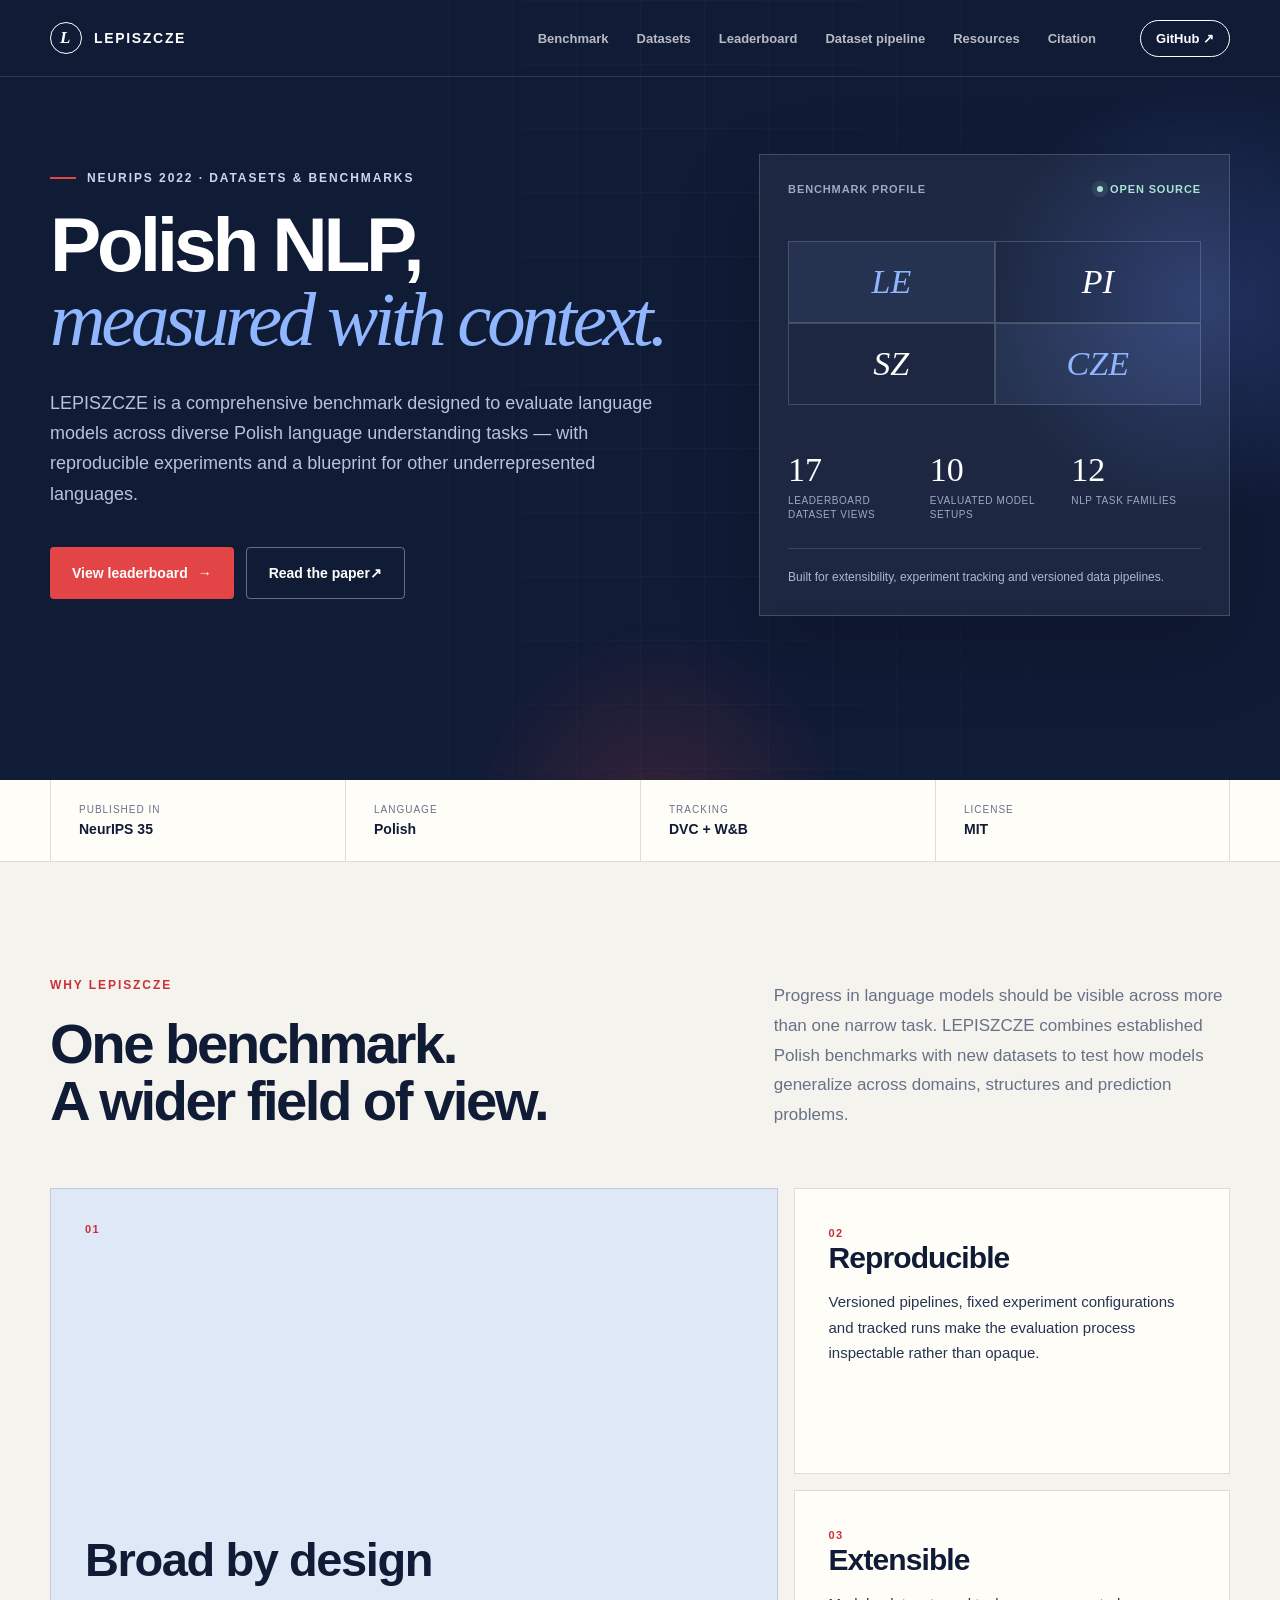
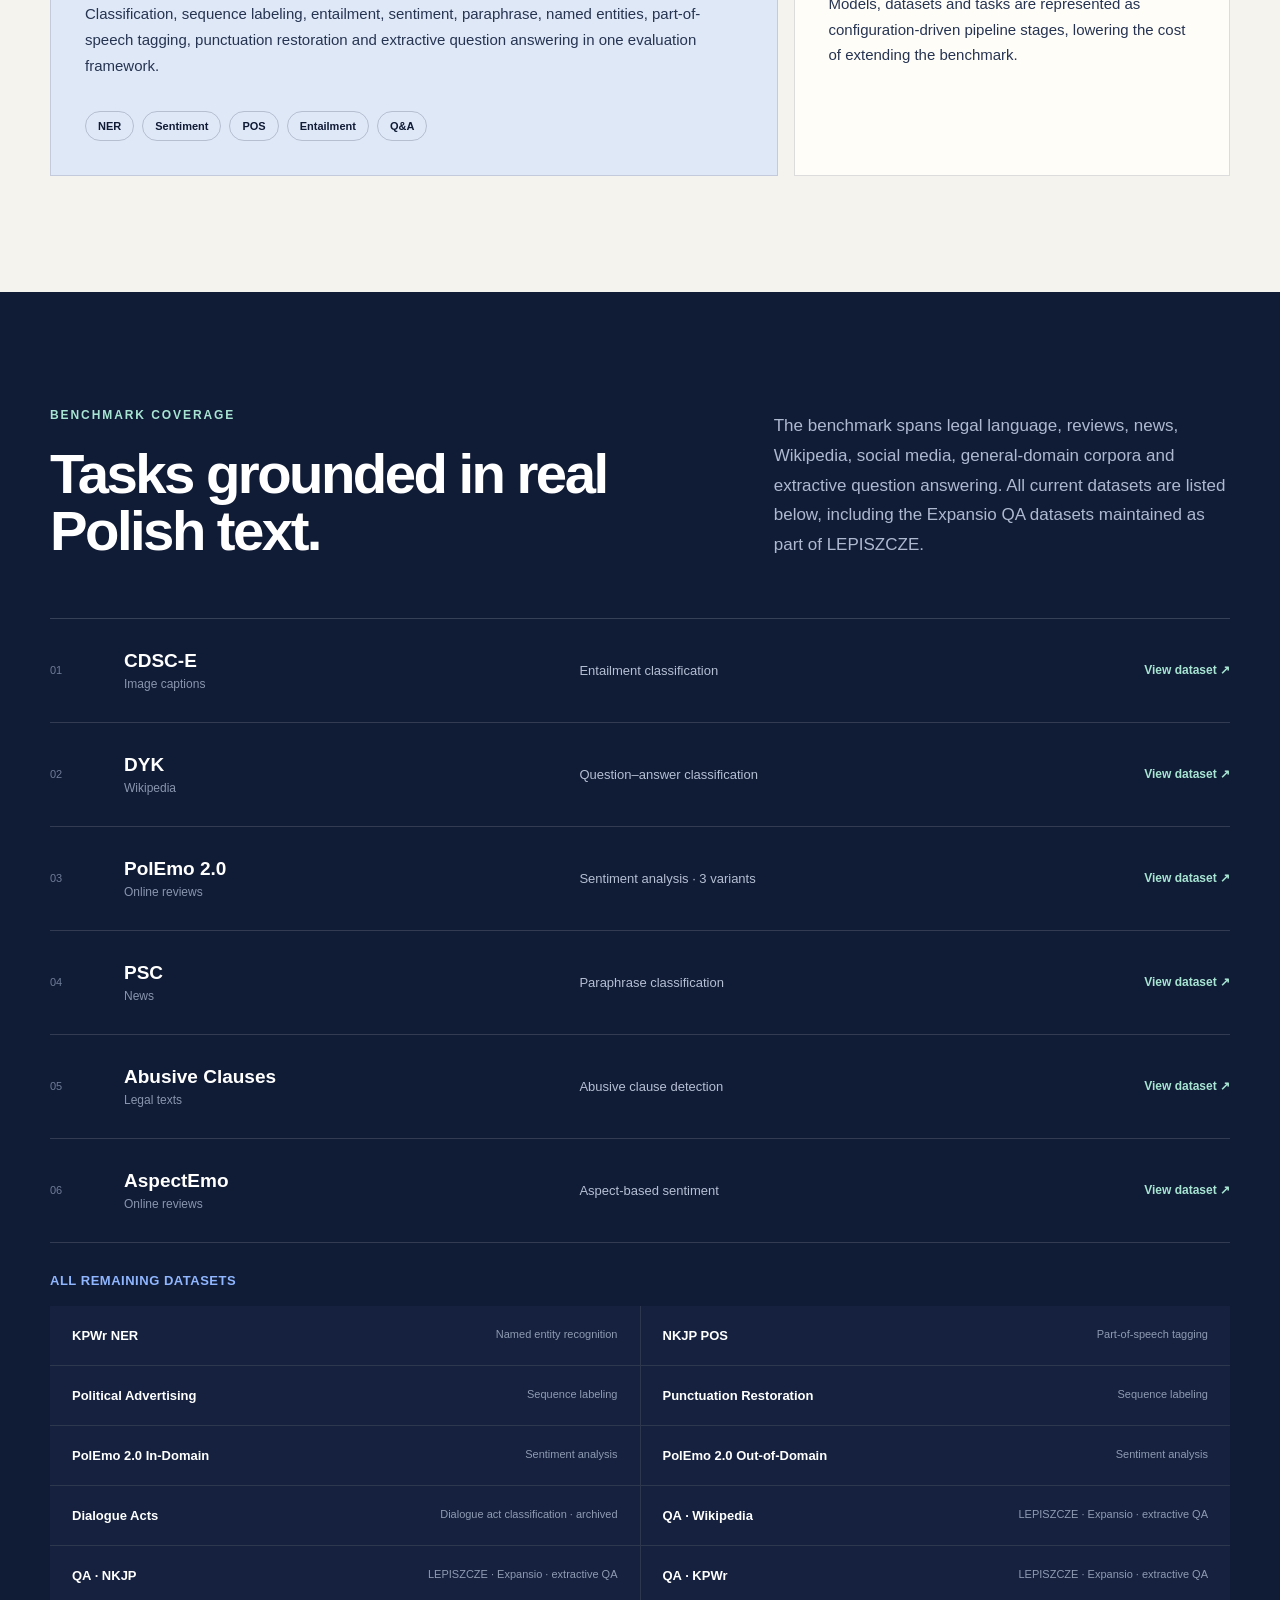
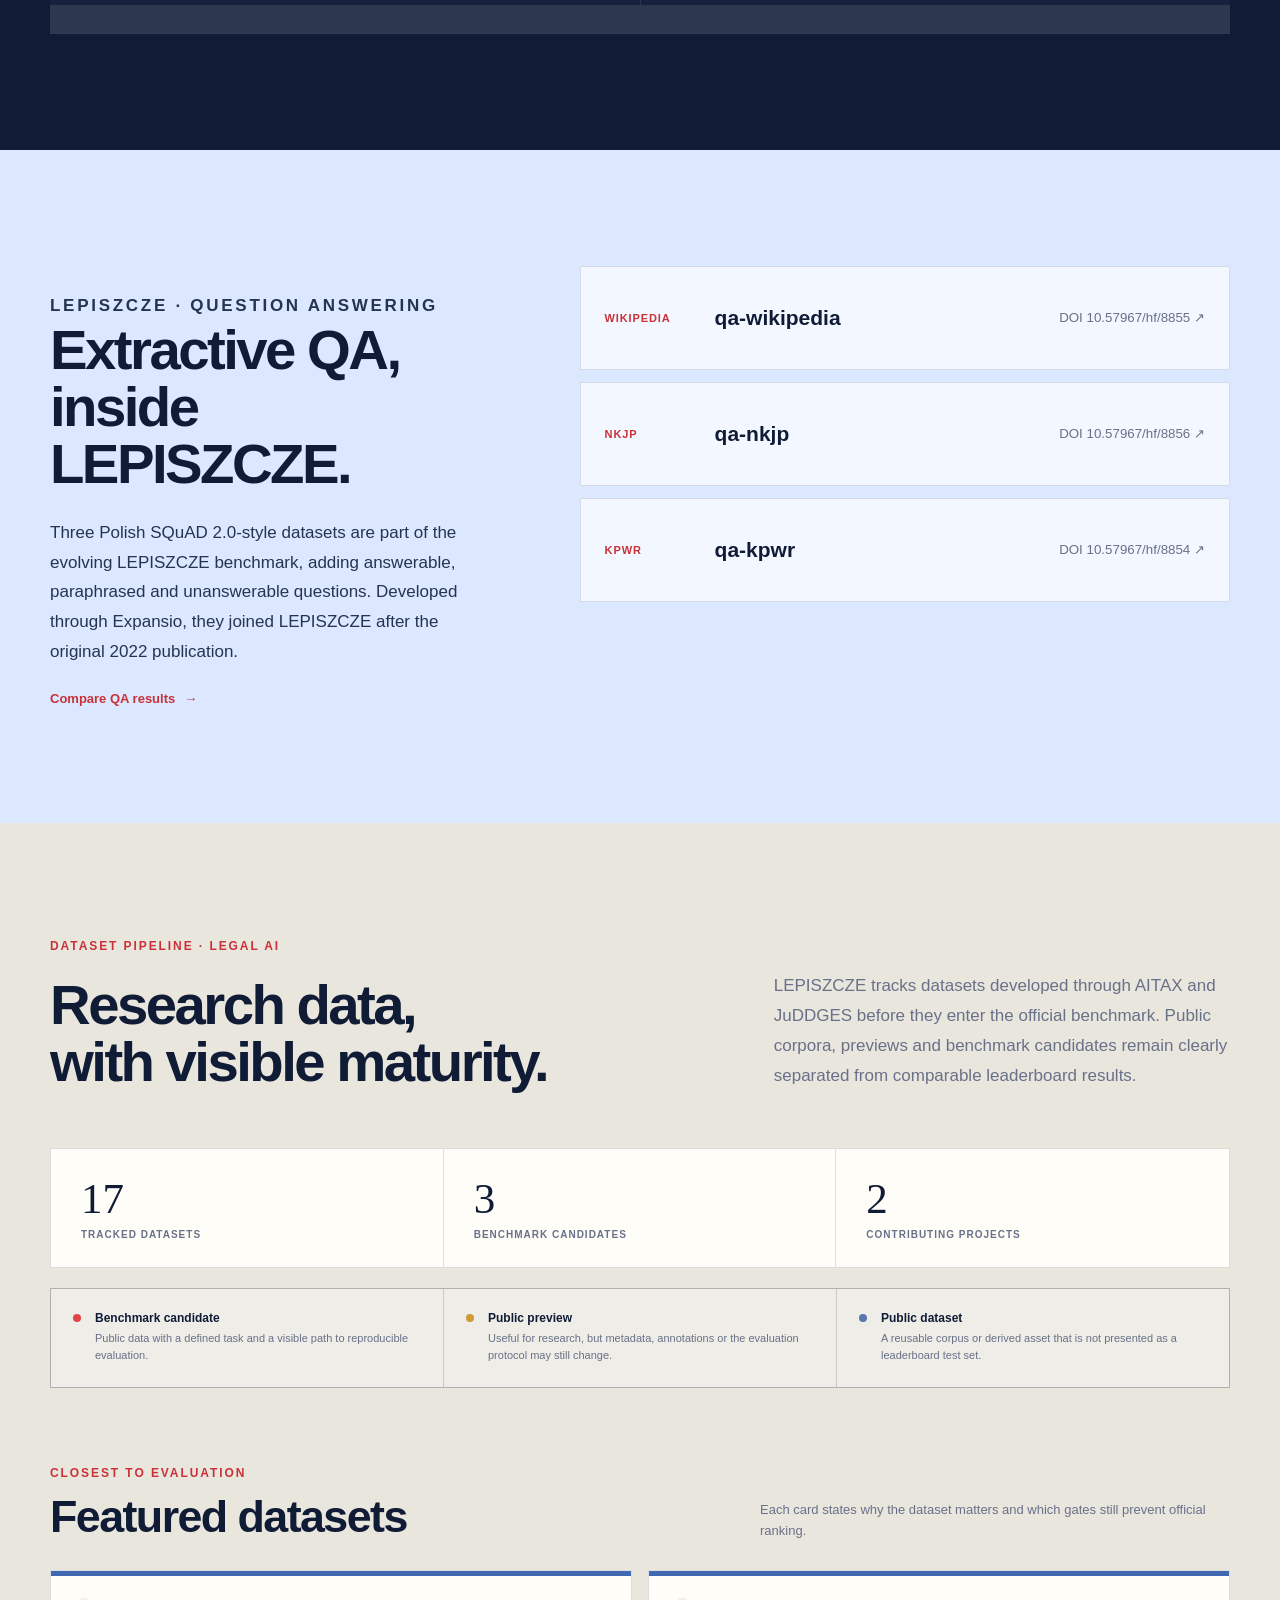
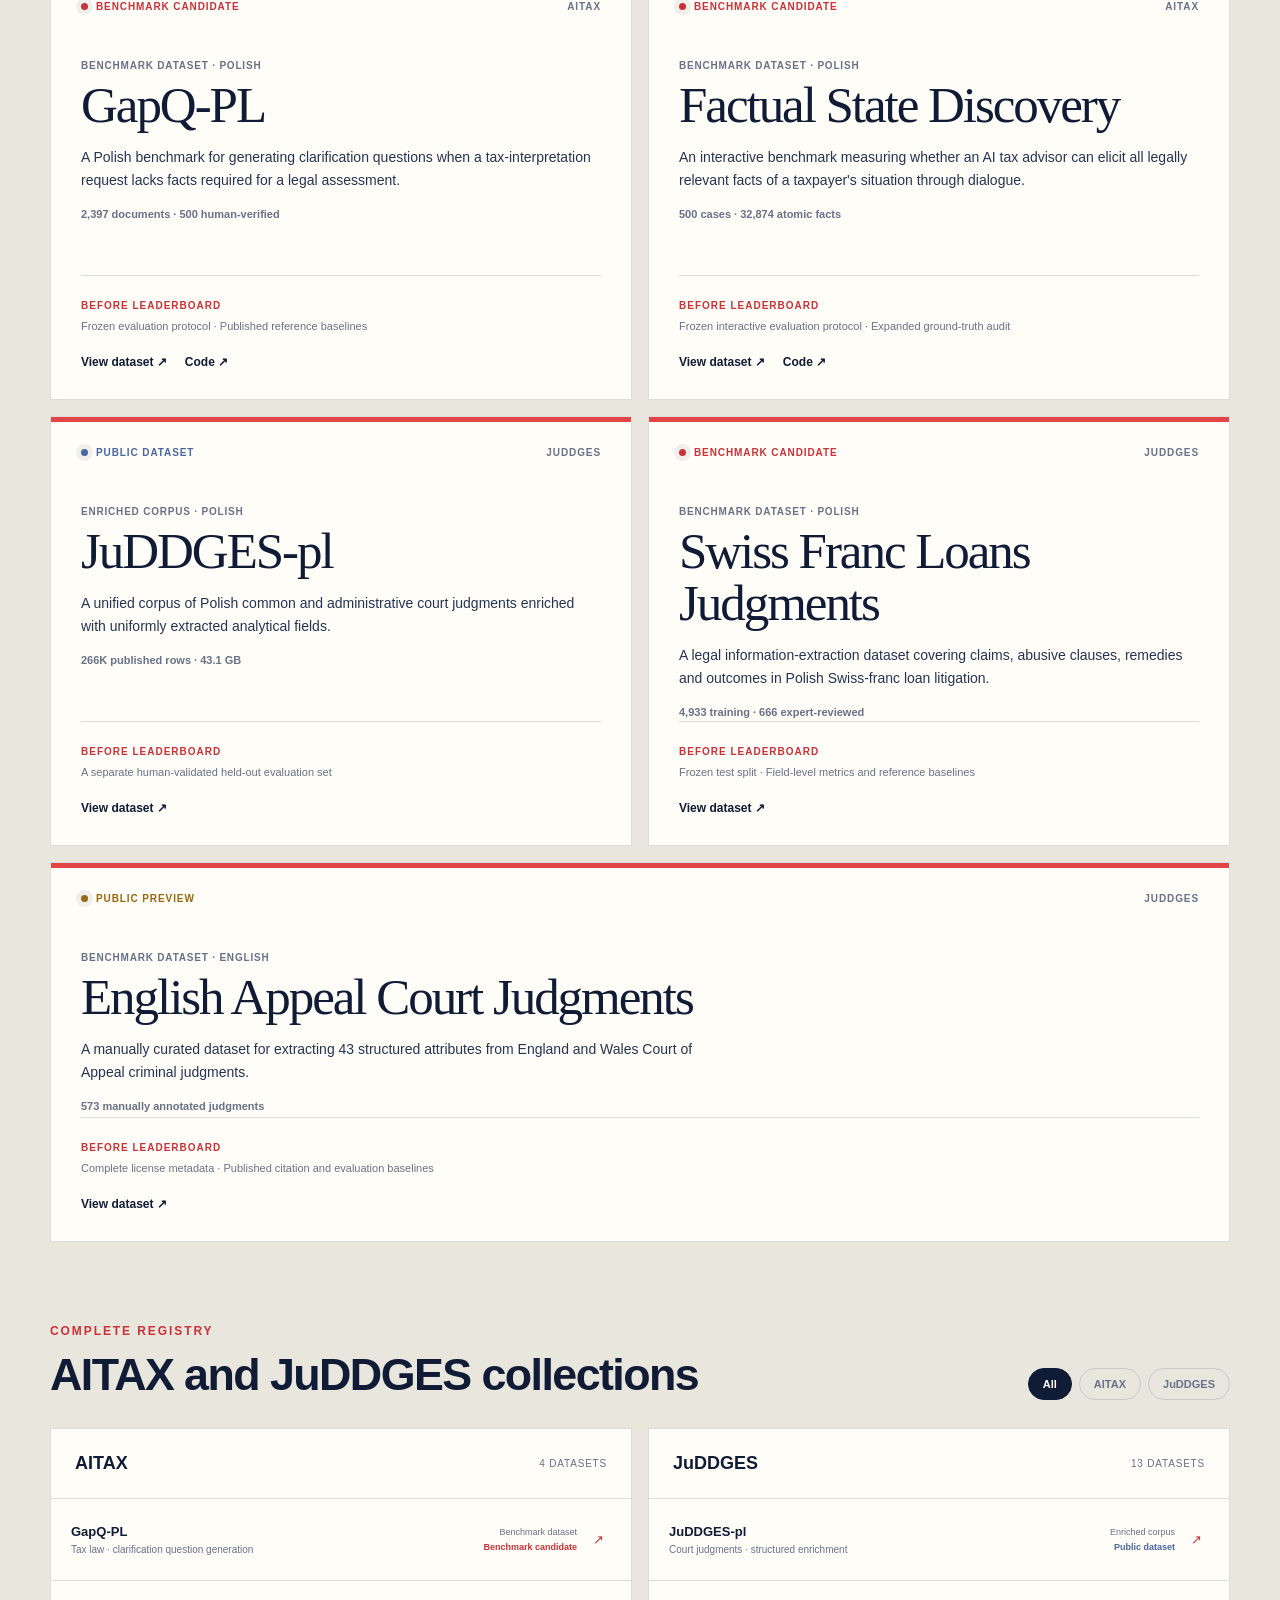
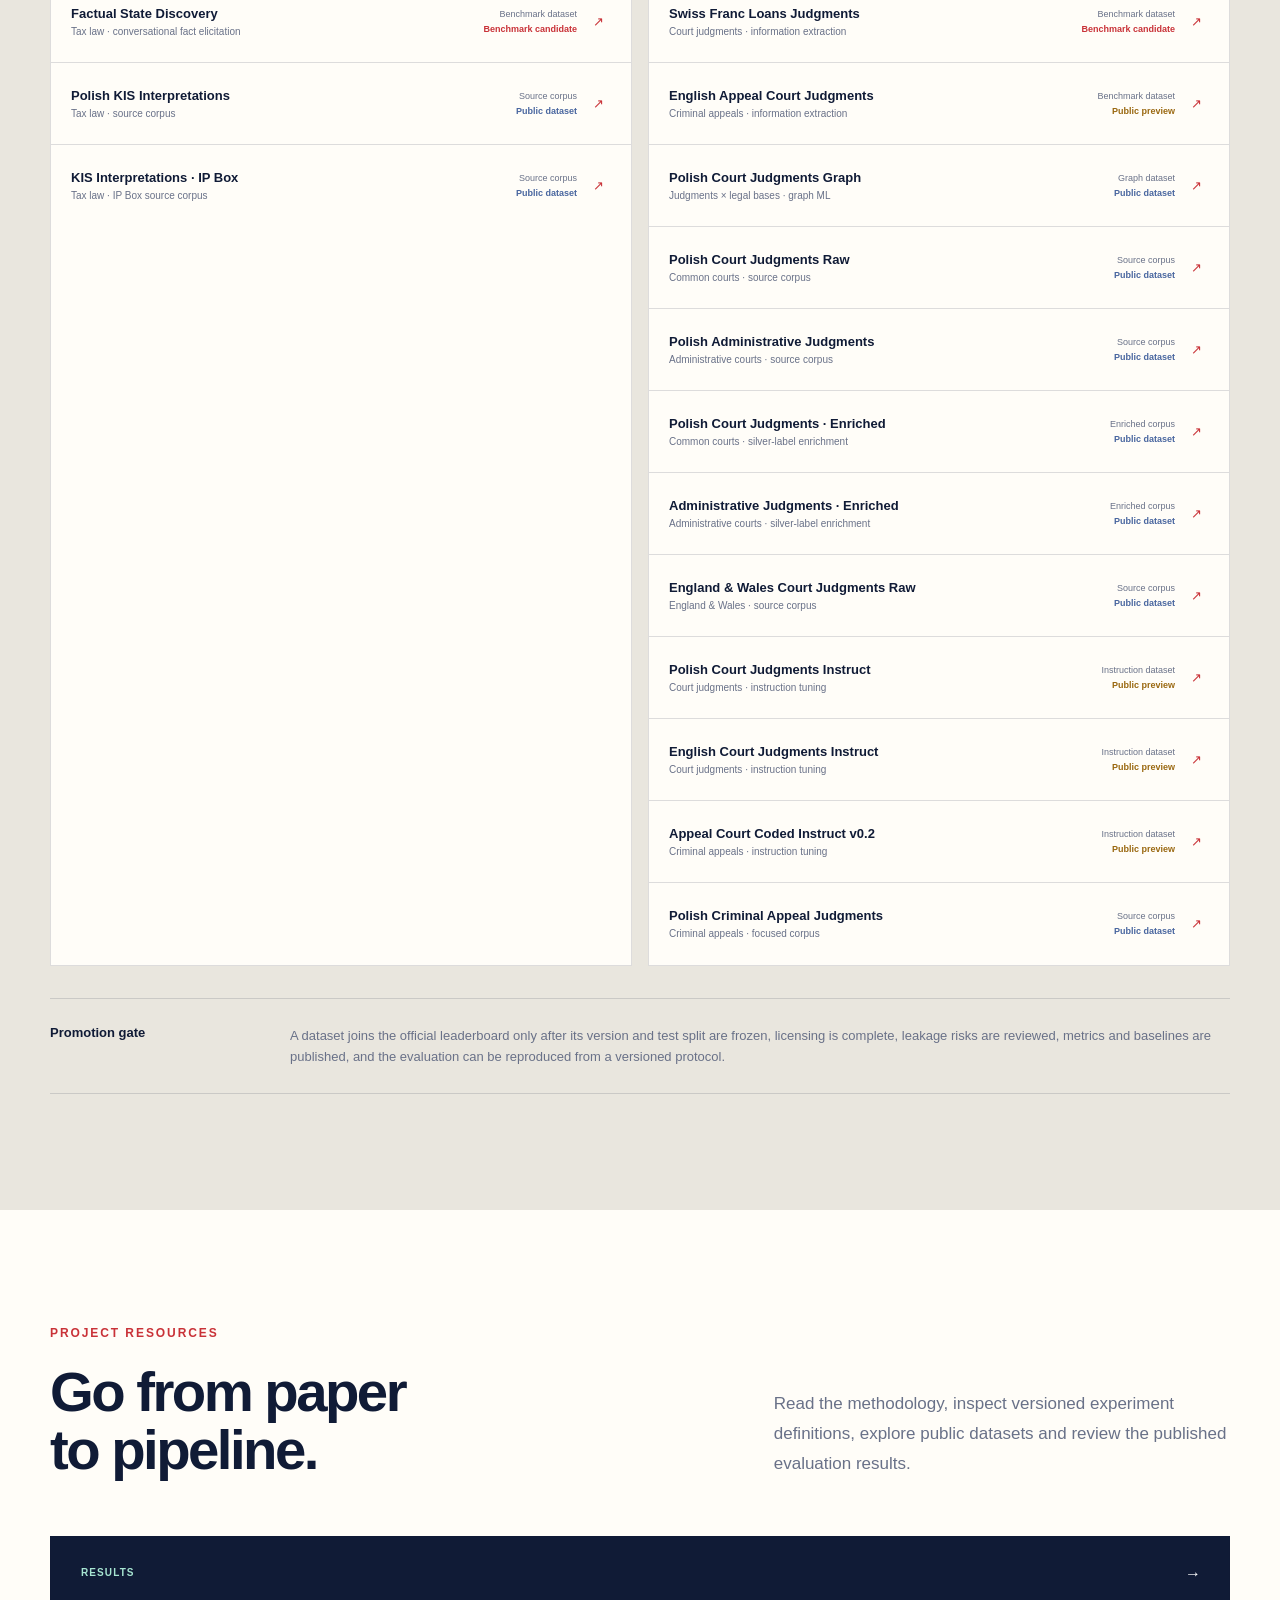
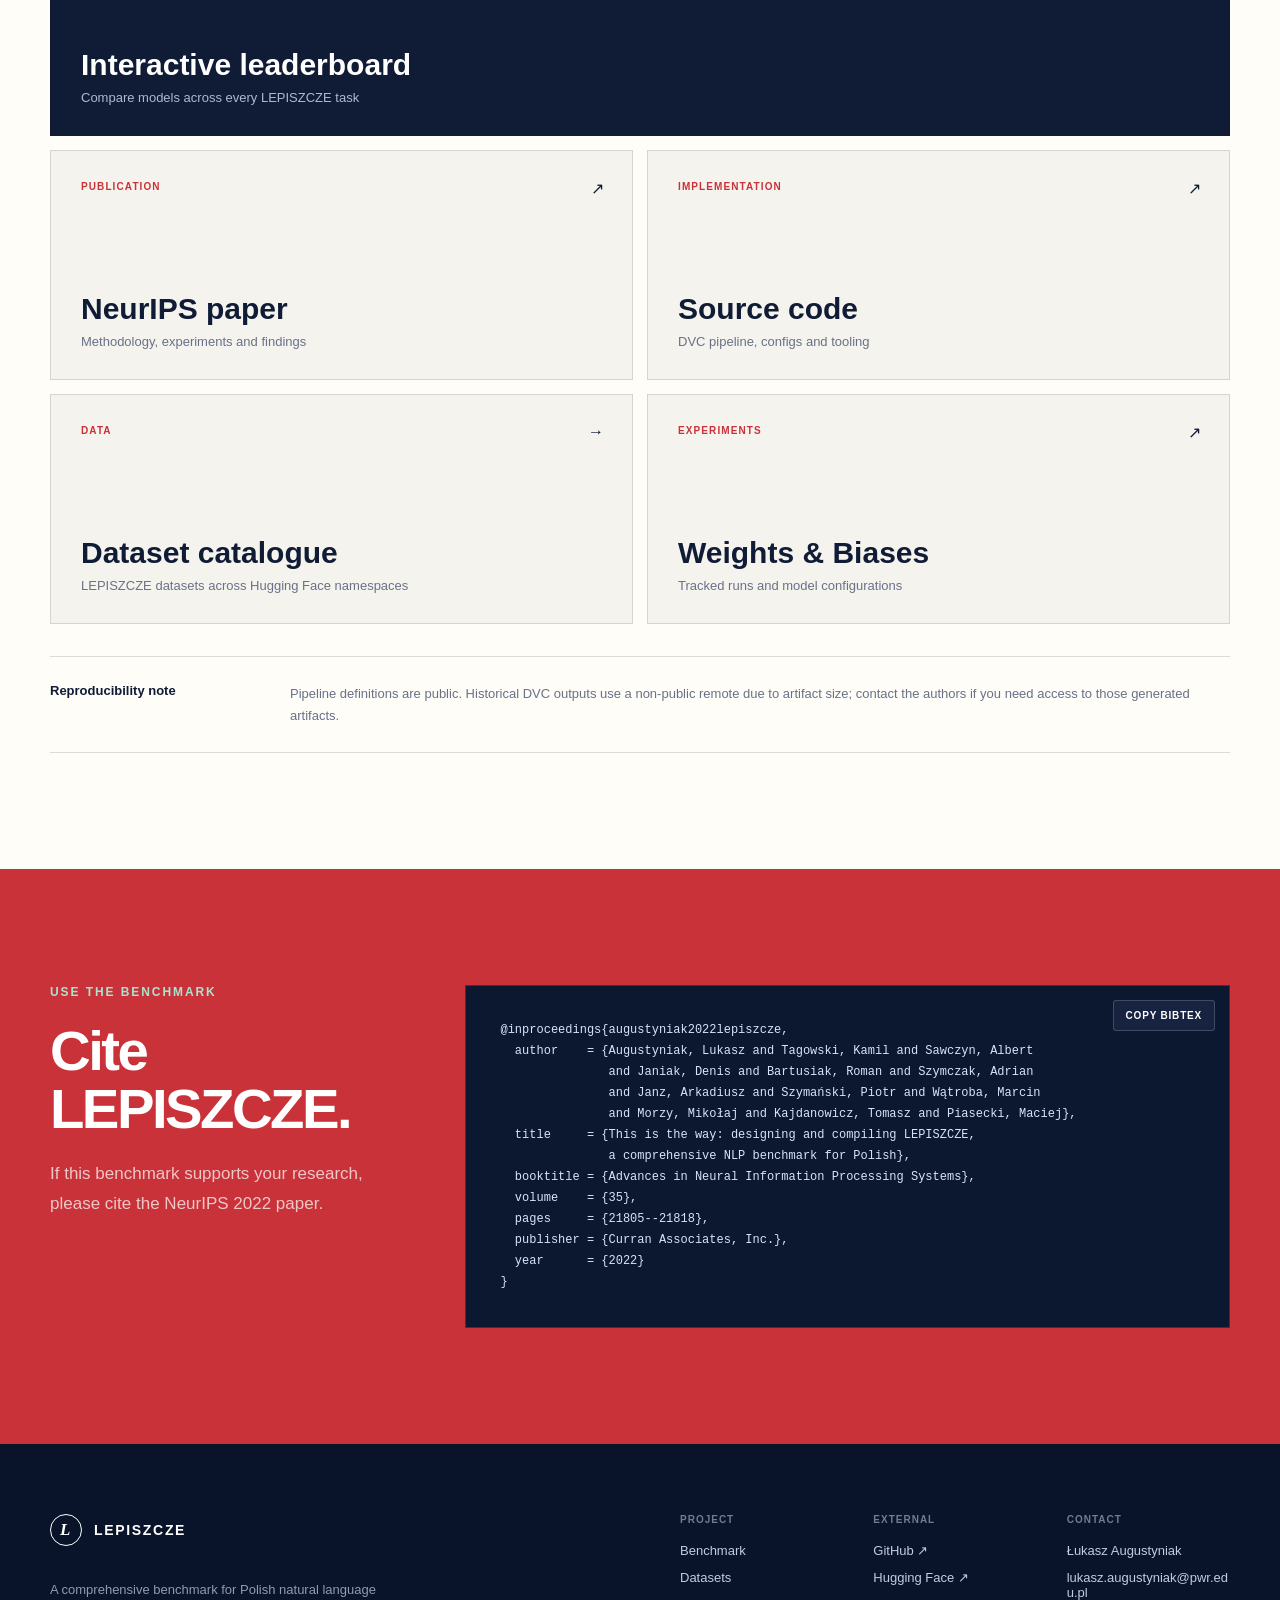
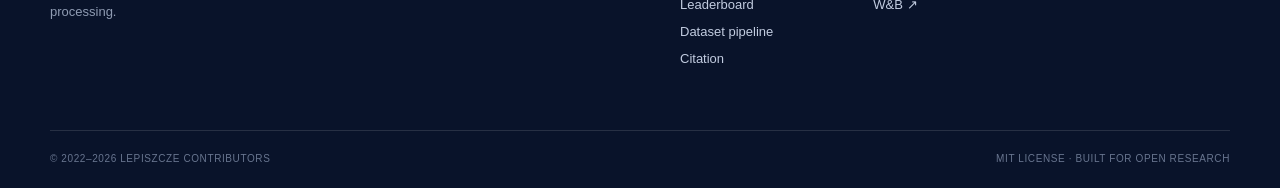
<file: docs/index.html>
<!doctype html>
<html lang="en">
  <head>
    <meta charset="utf-8" />
    <meta name="viewport" content="width=device-width, initial-scale=1" />
    <title>LEPISZCZE — A comprehensive NLP benchmark for Polish</title>
    <meta
      name="description"
      content="LEPISZCZE is a comprehensive benchmark for Polish language models, introduced at NeurIPS 2022 and extended with extractive question answering datasets."
    />
    <meta name="theme-color" content="#101b36" />
    <meta name="color-scheme" content="light" />
    <link rel="canonical" href="https://lepiszcze.clarin-pl.eu/" />
    <link rel="stylesheet" href="assets/styles.css" />
    <meta property="og:type" content="website" />
    <meta property="og:site_name" content="LEPISZCZE" />
    <meta property="og:title" content="LEPISZCZE — Polish NLP, measured with context" />
    <meta
      property="og:description"
      content="A comprehensive and evolving benchmark for Polish language models, including extractive question answering."
    />
    <meta property="og:url" content="https://lepiszcze.clarin-pl.eu/" />
    <meta property="og:image" content="https://lepiszcze.clarin-pl.eu/assets/og.png" />
    <meta property="og:image:width" content="1200" />
    <meta property="og:image:height" content="630" />
    <meta property="og:image:alt" content="LEPISZCZE — a comprehensive NLP benchmark for Polish" />
    <meta name="twitter:card" content="summary_large_image" />
    <meta name="twitter:title" content="LEPISZCZE — Polish NLP, measured with context" />
    <meta
      name="twitter:description"
      content="A comprehensive benchmark for Polish language models, published at NeurIPS 2022."
    />
    <meta name="twitter:image" content="https://lepiszcze.clarin-pl.eu/assets/og.png" />
    <script type="application/ld+json">
      {
        "@context": "https://schema.org",
        "@type": "ScholarlyArticle",
        "name": "This is the way: designing and compiling LEPISZCZE, a comprehensive NLP benchmark for Polish",
        "datePublished": "2022",
        "isPartOf": "Advances in Neural Information Processing Systems 35",
        "url": "https://proceedings.neurips.cc/paper_files/paper/2022/hash/890b206ebb79e550f3988cb8db936f42-Abstract-Datasets_and_Benchmarks.html",
        "codeRepository": "https://github.com/CLARIN-PL/LEPISZCZE",
        "license": "https://opensource.org/license/mit"
      }
    </script>
  </head>
  <body>
    <a class="skip-link" href="#main">Skip to content</a>

    <header class="site-header" data-header>
      <div class="shell header-inner">
        <a class="brand" href="#top" aria-label="LEPISZCZE home">
          <span class="brand-mark" aria-hidden="true">L</span>
          <span>LEPISZCZE</span>
        </a>
        <button class="nav-toggle" type="button" data-nav-toggle aria-expanded="false" aria-controls="primary-nav">
          Menu
        </button>
        <nav class="site-nav" id="primary-nav" aria-label="Primary navigation">
          <a href="#benchmark">Benchmark</a>
          <a href="#datasets">Datasets</a>
          <a href="leaderboard/">Leaderboard</a>
          <a href="#dataset-pipeline">Dataset pipeline</a>
          <a href="#resources">Resources</a>
          <a href="#citation">Citation</a>
        </nav>
        <a class="header-link" href="https://github.com/CLARIN-PL/LEPISZCZE">GitHub <span aria-hidden="true">↗</span></a>
      </div>
    </header>

    <main id="main">
      <section class="hero" id="top">
        <div class="hero-grid" aria-hidden="true"></div>
        <div class="hero-glow hero-glow-one" aria-hidden="true"></div>
        <div class="hero-glow hero-glow-two" aria-hidden="true"></div>
        <div class="shell hero-layout">
          <div class="hero-copy">
            <p class="eyebrow"><span></span> NeurIPS 2022 · Datasets &amp; Benchmarks</p>
            <h1>Polish NLP,<br /><em>measured with context.</em></h1>
            <p class="hero-lead">
              LEPISZCZE is a comprehensive benchmark designed to evaluate language models across
              diverse Polish language understanding tasks — with reproducible experiments and a
              blueprint for other underrepresented languages.
            </p>
            <div class="hero-actions">
              <a class="button button-primary" href="leaderboard/">
                View leaderboard <span aria-hidden="true">→</span>
              </a>
              <a
                class="button button-secondary"
                href="https://proceedings.neurips.cc/paper_files/paper/2022/file/890b206ebb79e550f3988cb8db936f42-Paper-Datasets_and_Benchmarks.pdf"
              >
                Read the paper <span aria-hidden="true">↗</span>
              </a>
            </div>
          </div>

          <aside class="hero-panel" aria-label="Benchmark summary">
            <div class="panel-topline">
              <span>Benchmark profile</span>
              <span class="live-dot"><i></i> Open source</span>
            </div>
            <div class="panel-wordmark" aria-hidden="true">
              <span>LE</span><span>PI</span><span>SZ</span><span>CZE</span>
            </div>
            <div class="panel-stats">
              <div><strong>17</strong><span>leaderboard dataset views</span></div>
              <div><strong>10</strong><span>evaluated model setups</span></div>
              <div><strong>12</strong><span>NLP task families</span></div>
            </div>
            <p class="panel-note">
              Built for extensibility, experiment tracking and versioned data pipelines.
            </p>
          </aside>
        </div>
      </section>

      <section class="proof-strip" aria-label="Project highlights">
        <div class="shell proof-grid">
          <div><span>Published in</span><strong>NeurIPS 35</strong></div>
          <div><span>Language</span><strong>Polish</strong></div>
          <div><span>Tracking</span><strong>DVC + W&amp;B</strong></div>
          <div><span>License</span><strong>MIT</strong></div>
        </div>
      </section>

      <section class="section benchmark-section" id="benchmark">
        <div class="shell">
          <div class="section-heading split-heading">
            <div>
              <p class="kicker">Why LEPISZCZE</p>
              <h2>One benchmark.<br />A wider field of view.</h2>
            </div>
            <p>
              Progress in language models should be visible across more than one narrow task.
              LEPISZCZE combines established Polish benchmarks with new datasets to test how models
              generalize across domains, structures and prediction problems.
            </p>
          </div>

          <div class="principles-grid">
            <article class="principle-card principle-featured">
              <span class="card-index">01</span>
              <h3>Broad by design</h3>
              <p>
                Classification, sequence labeling, entailment, sentiment, paraphrase, named
                entities, part-of-speech tagging, punctuation restoration and extractive question
                answering in one evaluation framework.
              </p>
              <div class="task-cloud" role="list" aria-label="Example benchmark tasks">
                <span role="listitem">NER</span><span role="listitem">Sentiment</span><span role="listitem">POS</span><span role="listitem">Entailment</span><span role="listitem">Q&amp;A</span>
              </div>
            </article>
            <article class="principle-card">
              <span class="card-index">02</span>
              <h3>Reproducible</h3>
              <p>
                Versioned pipelines, fixed experiment configurations and tracked runs make the
                evaluation process inspectable rather than opaque.
              </p>
            </article>
            <article class="principle-card">
              <span class="card-index">03</span>
              <h3>Extensible</h3>
              <p>
                Models, datasets and tasks are represented as configuration-driven pipeline stages,
                lowering the cost of extending the benchmark.
              </p>
            </article>
          </div>
        </div>
      </section>

      <section class="section datasets-section" id="datasets">
        <div class="shell">
          <div class="section-heading datasets-heading">
            <div>
              <p class="kicker kicker-light">Benchmark coverage</p>
              <h2>Tasks grounded in real Polish text.</h2>
            </div>
            <p>
              The benchmark spans legal language, reviews, news, Wikipedia, social media,
              general-domain corpora and extractive question answering. All current datasets are
              listed below, including the Expansio QA datasets maintained as part of LEPISZCZE.
            </p>
          </div>

          <div class="dataset-list" role="list">
            <article class="dataset-row" role="listitem">
              <span class="dataset-number">01</span>
              <div><h3>CDSC-E</h3><p>Image captions</p></div>
              <span class="dataset-task">Entailment classification</span>
              <a href="https://huggingface.co/datasets/allegro/klej-cdsc-e" aria-label="CDSC-E on Hugging Face">View dataset ↗</a>
            </article>
            <article class="dataset-row" role="listitem">
              <span class="dataset-number">02</span>
              <div><h3>DYK</h3><p>Wikipedia</p></div>
              <span class="dataset-task">Question–answer classification</span>
              <a href="https://huggingface.co/datasets/allegro/klej-dyk" aria-label="DYK on Hugging Face">View dataset ↗</a>
            </article>
            <article class="dataset-row" role="listitem">
              <span class="dataset-number">03</span>
              <div><h3>PolEmo 2.0</h3><p>Online reviews</p></div>
              <span class="dataset-task">Sentiment analysis · 3 variants</span>
              <a href="https://huggingface.co/datasets/clarin-pl/polemo2-official" aria-label="PolEmo 2.0 on Hugging Face">View dataset ↗</a>
            </article>
            <article class="dataset-row" role="listitem">
              <span class="dataset-number">04</span>
              <div><h3>PSC</h3><p>News</p></div>
              <span class="dataset-task">Paraphrase classification</span>
              <a href="https://huggingface.co/datasets/allegro/klej-psc" aria-label="PSC on Hugging Face">View dataset ↗</a>
            </article>
            <article class="dataset-row" role="listitem">
              <span class="dataset-number">05</span>
              <div><h3>Abusive Clauses</h3><p>Legal texts</p></div>
              <span class="dataset-task">Abusive clause detection</span>
              <a href="https://huggingface.co/datasets/laugustyniak/abusive-clauses-pl" aria-label="Abusive Clauses on Hugging Face">View dataset ↗</a>
            </article>
            <article class="dataset-row" role="listitem">
              <span class="dataset-number">06</span>
              <div><h3>AspectEmo</h3><p>Online reviews</p></div>
              <span class="dataset-task">Aspect-based sentiment</span>
              <a href="https://huggingface.co/datasets/clarin-pl/aspectemo" aria-label="AspectEmo on Hugging Face">View dataset ↗</a>
            </article>
            <div class="dataset-directory">
              <h3>All remaining datasets</h3>
              <div class="more-datasets-grid">
                <a href="https://huggingface.co/datasets/clarin-pl/kpwr-ner"><strong>KPWr NER</strong><span>Named entity recognition</span></a>
                <a href="https://huggingface.co/datasets/clarin-pl/nkjp-pos"><strong>NKJP POS</strong><span>Part-of-speech tagging</span></a>
                <a href="https://huggingface.co/datasets/laugustyniak/political-advertising-pl"><strong>Political Advertising</strong><span>Sequence labeling</span></a>
                <a href="https://huggingface.co/datasets/clarin-pl/2021-punctuation-restoration"><strong>Punctuation Restoration</strong><span>Sequence labeling</span></a>
                <a href="https://huggingface.co/datasets/allegro/klej-polemo2-in"><strong>PolEmo 2.0 In-Domain</strong><span>Sentiment analysis</span></a>
                <a href="https://huggingface.co/datasets/allegro/klej-polemo2-out"><strong>PolEmo 2.0 Out-of-Domain</strong><span>Sentiment analysis</span></a>
                <div class="dataset-static"><strong>Dialogue Acts</strong><span>Dialogue act classification · archived</span></div>
                <a href="https://huggingface.co/datasets/expansio/qa-wikipedia"><strong>QA · Wikipedia</strong><span>LEPISZCZE · Expansio · extractive QA</span></a>
                <a href="https://huggingface.co/datasets/expansio/qa-nkjp"><strong>QA · NKJP</strong><span>LEPISZCZE · Expansio · extractive QA</span></a>
                <a href="https://huggingface.co/datasets/expansio/qa-kpwr"><strong>QA · KPWr</strong><span>LEPISZCZE · Expansio · extractive QA</span></a>
              </div>
            </div>
          </div>
        </div>
      </section>

      <section class="section qa-section" id="question-answering">
        <div class="shell qa-layout">
          <div class="qa-copy">
            <p class="kicker">LEPISZCZE · Question answering</p>
            <h2>Extractive QA, inside LEPISZCZE.</h2>
            <p>
              Three Polish SQuAD 2.0-style datasets are part of the evolving LEPISZCZE benchmark,
              adding answerable, paraphrased and unanswerable questions. Developed through
              Expansio, they joined LEPISZCZE after the original 2022 publication.
            </p>
            <a class="inline-link" href="leaderboard/?task=Question+Answering">Compare QA results <span aria-hidden="true">→</span></a>
          </div>
          <div class="qa-cards">
            <a href="https://huggingface.co/datasets/expansio/qa-wikipedia">
              <span>Wikipedia</span><strong>qa-wikipedia</strong><small>DOI 10.57967/hf/8855 ↗</small>
            </a>
            <a href="https://huggingface.co/datasets/expansio/qa-nkjp">
              <span>NKJP</span><strong>qa-nkjp</strong><small>DOI 10.57967/hf/8856 ↗</small>
            </a>
            <a href="https://huggingface.co/datasets/expansio/qa-kpwr">
              <span>KPWr</span><strong>qa-kpwr</strong><small>DOI 10.57967/hf/8854 ↗</small>
            </a>
          </div>
        </div>
      </section>

      <section class="section pipeline-section" id="dataset-pipeline" aria-labelledby="pipeline-title">
        <div class="shell">
          <div class="section-heading pipeline-heading">
            <div>
              <p class="kicker">Dataset pipeline · Legal AI</p>
              <h2 id="pipeline-title">Research data,<br />with visible maturity.</h2>
            </div>
            <p>
              LEPISZCZE tracks datasets developed through AITAX and JuDDGES before they enter the
              official benchmark. Public corpora, previews and benchmark candidates remain clearly
              separated from comparable leaderboard results.
            </p>
          </div>

          <div class="pipeline-overview" aria-label="Dataset pipeline summary">
            <div><strong data-pipeline-stat="datasets">—</strong><span>tracked datasets</span></div>
            <div><strong data-pipeline-stat="candidates">—</strong><span>benchmark candidates</span></div>
            <div><strong>2</strong><span>contributing projects</span></div>
          </div>

          <div class="pipeline-legend" aria-label="Dataset maturity levels">
            <div><span class="status-dot status-candidate" aria-hidden="true"></span><strong>Benchmark candidate</strong><p>Public data with a defined task and a visible path to reproducible evaluation.</p></div>
            <div><span class="status-dot status-preview" aria-hidden="true"></span><strong>Public preview</strong><p>Useful for research, but metadata, annotations or the evaluation protocol may still change.</p></div>
            <div><span class="status-dot status-public" aria-hidden="true"></span><strong>Public dataset</strong><p>A reusable corpus or derived asset that is not presented as a leaderboard test set.</p></div>
          </div>

          <div class="pipeline-subheading">
            <div><p class="kicker">Closest to evaluation</p><h3>Featured datasets</h3></div>
            <p>Each card states why the dataset matters and which gates still prevent official ranking.</p>
          </div>

          <div class="pipeline-status" data-pipeline-status role="status">Loading dataset registry…</div>
          <div class="pipeline-grid" data-pipeline-featured hidden></div>

          <div class="catalogue-heading">
            <div><p class="kicker">Complete registry</p><h3>AITAX and JuDDGES collections</h3></div>
            <div class="catalogue-filters" data-pipeline-filters aria-label="Filter dataset registry">
              <button type="button" data-filter="all" aria-pressed="true">All</button>
              <button type="button" data-filter="AITAX" aria-pressed="false">AITAX</button>
              <button type="button" data-filter="JuDDGES" aria-pressed="false">JuDDGES</button>
            </div>
          </div>
          <div class="pipeline-catalogue" data-pipeline-catalogue hidden></div>

          <div class="pipeline-note">
            <strong>Promotion gate</strong>
            <p>
              A dataset joins the official leaderboard only after its version and test split are
              frozen, licensing is complete, leakage risks are reviewed, metrics and baselines are
              published, and the evaluation can be reproduced from a versioned protocol.
            </p>
          </div>
        </div>
      </section>

      <section class="section resources-section" id="resources">
        <div class="shell">
          <div class="section-heading split-heading">
            <div>
              <p class="kicker">Project resources</p>
              <h2>Go from paper<br />to pipeline.</h2>
            </div>
            <p>
              Read the methodology, inspect versioned experiment definitions, explore public
              datasets and review the published evaluation results.
            </p>
          </div>
          <div class="resource-grid">
            <a class="resource-card resource-dark resource-featured" href="leaderboard/">
              <span class="resource-type">Results</span><strong>Interactive leaderboard</strong><small>Compare models across every LEPISZCZE task</small><i aria-hidden="true">→</i>
            </a>
            <a class="resource-card" href="https://proceedings.neurips.cc/paper_files/paper/2022/file/890b206ebb79e550f3988cb8db936f42-Paper-Datasets_and_Benchmarks.pdf">
              <span class="resource-type">Publication</span><strong>NeurIPS paper</strong><small>Methodology, experiments and findings</small><i aria-hidden="true">↗</i>
            </a>
            <a class="resource-card" href="https://github.com/CLARIN-PL/LEPISZCZE">
              <span class="resource-type">Implementation</span><strong>Source code</strong><small>DVC pipeline, configs and tooling</small><i aria-hidden="true">↗</i>
            </a>
            <a class="resource-card" href="#datasets">
              <span class="resource-type">Data</span><strong>Dataset catalogue</strong><small>LEPISZCZE datasets across Hugging Face namespaces</small><i aria-hidden="true">→</i>
            </a>
            <a class="resource-card" href="https://wandb.ai/embeddings/LEPISZCZE">
              <span class="resource-type">Experiments</span><strong>Weights &amp; Biases</strong><small>Tracked runs and model configurations</small><i aria-hidden="true">↗</i>
            </a>
          </div>
          <div class="repro-note">
            <strong>Reproducibility note</strong>
            <p>
              Pipeline definitions are public. Historical DVC outputs use a non-public remote due
              to artifact size; contact the authors if you need access to those generated artifacts.
            </p>
          </div>
        </div>
      </section>

      <section class="section citation-section" id="citation">
        <div class="shell citation-layout">
          <div>
            <p class="kicker kicker-light">Use the benchmark</p>
            <h2>Cite LEPISZCZE.</h2>
            <p>If this benchmark supports your research, please cite the NeurIPS 2022 paper.</p>
          </div>
          <div class="citation-card">
            <button class="copy-button" type="button" data-copy-button aria-label="Copy BibTeX citation">
              <span data-copy-label>Copy BibTeX</span>
            </button>
            <pre><code id="bibtex">@inproceedings{augustyniak2022lepiszcze,
  author    = {Augustyniak, Lukasz and Tagowski, Kamil and Sawczyn, Albert
               and Janiak, Denis and Bartusiak, Roman and Szymczak, Adrian
               and Janz, Arkadiusz and Szymański, Piotr and Wątroba, Marcin
               and Morzy, Mikołaj and Kajdanowicz, Tomasz and Piasecki, Maciej},
  title     = {This is the way: designing and compiling LEPISZCZE,
               a comprehensive NLP benchmark for Polish},
  booktitle = {Advances in Neural Information Processing Systems},
  volume    = {35},
  pages     = {21805--21818},
  publisher = {Curran Associates, Inc.},
  year      = {2022}
}</code></pre>
          </div>
        </div>
      </section>
    </main>

    <footer class="site-footer">
      <div class="shell">
        <div class="footer-top">
          <div>
            <a class="brand brand-footer" href="#top"><span class="brand-mark" aria-hidden="true">L</span><span>LEPISZCZE</span></a>
            <p>A comprehensive benchmark for Polish natural language processing.</p>
          </div>
          <div class="footer-links">
            <div><strong>Project</strong><a href="#benchmark">Benchmark</a><a href="#datasets">Datasets</a><a href="leaderboard/">Leaderboard</a><a href="#dataset-pipeline">Dataset pipeline</a><a href="#citation">Citation</a></div>
            <div><strong>External</strong><a href="https://github.com/CLARIN-PL/LEPISZCZE">GitHub ↗</a><a href="https://huggingface.co/clarin-pl">Hugging Face ↗</a><a href="https://wandb.ai/embeddings/LEPISZCZE">W&amp;B ↗</a></div>
            <div><strong>Contact</strong><span>Łukasz Augustyniak</span><a href="mailto:lukasz.augustyniak@pwr.edu.pl">lukasz.augustyniak@pwr.edu.pl</a></div>
          </div>
        </div>
        <div class="footer-bottom">
          <span>© 2022–2026 LEPISZCZE contributors</span>
          <span>MIT License · Built for open research</span>
        </div>
      </div>
    </footer>
    <script src="assets/site.js" defer></script>
    <script src="assets/dataset-pipeline.js" defer></script>
  </body>
</html>
</file>
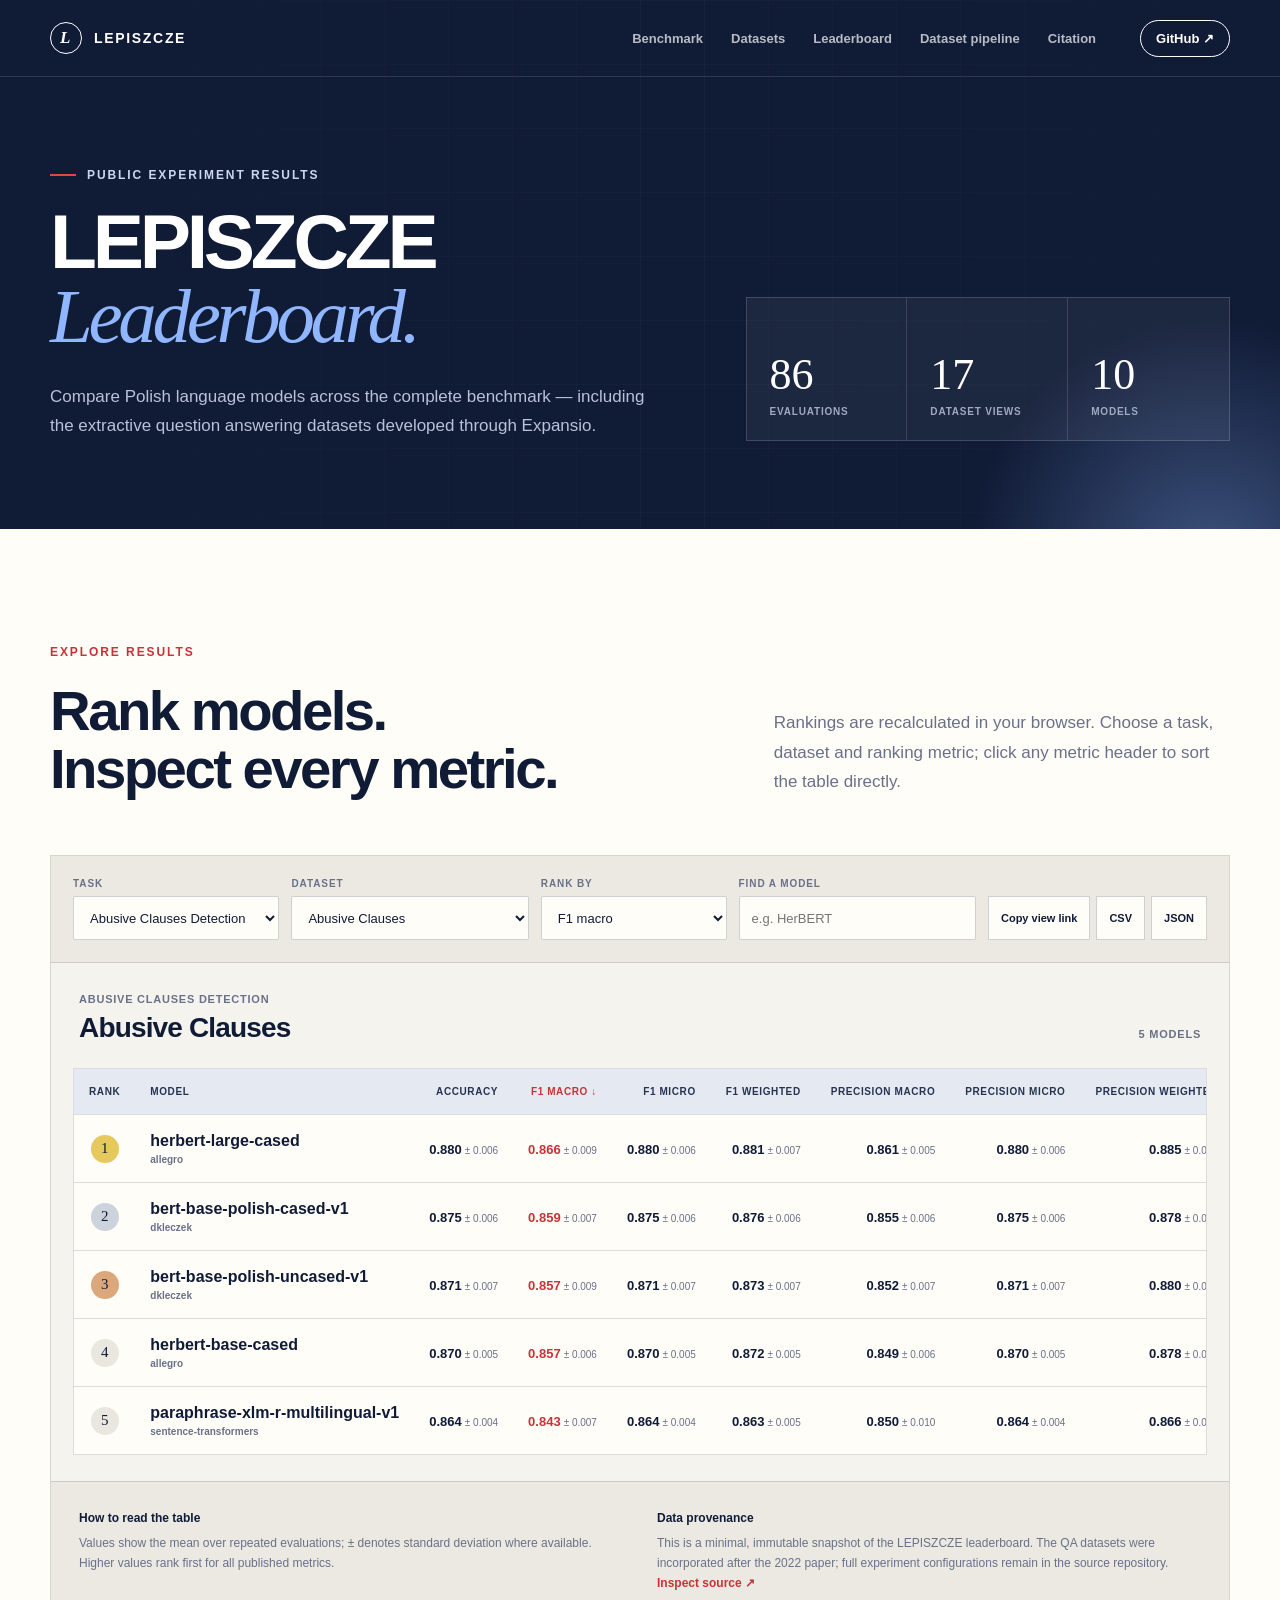
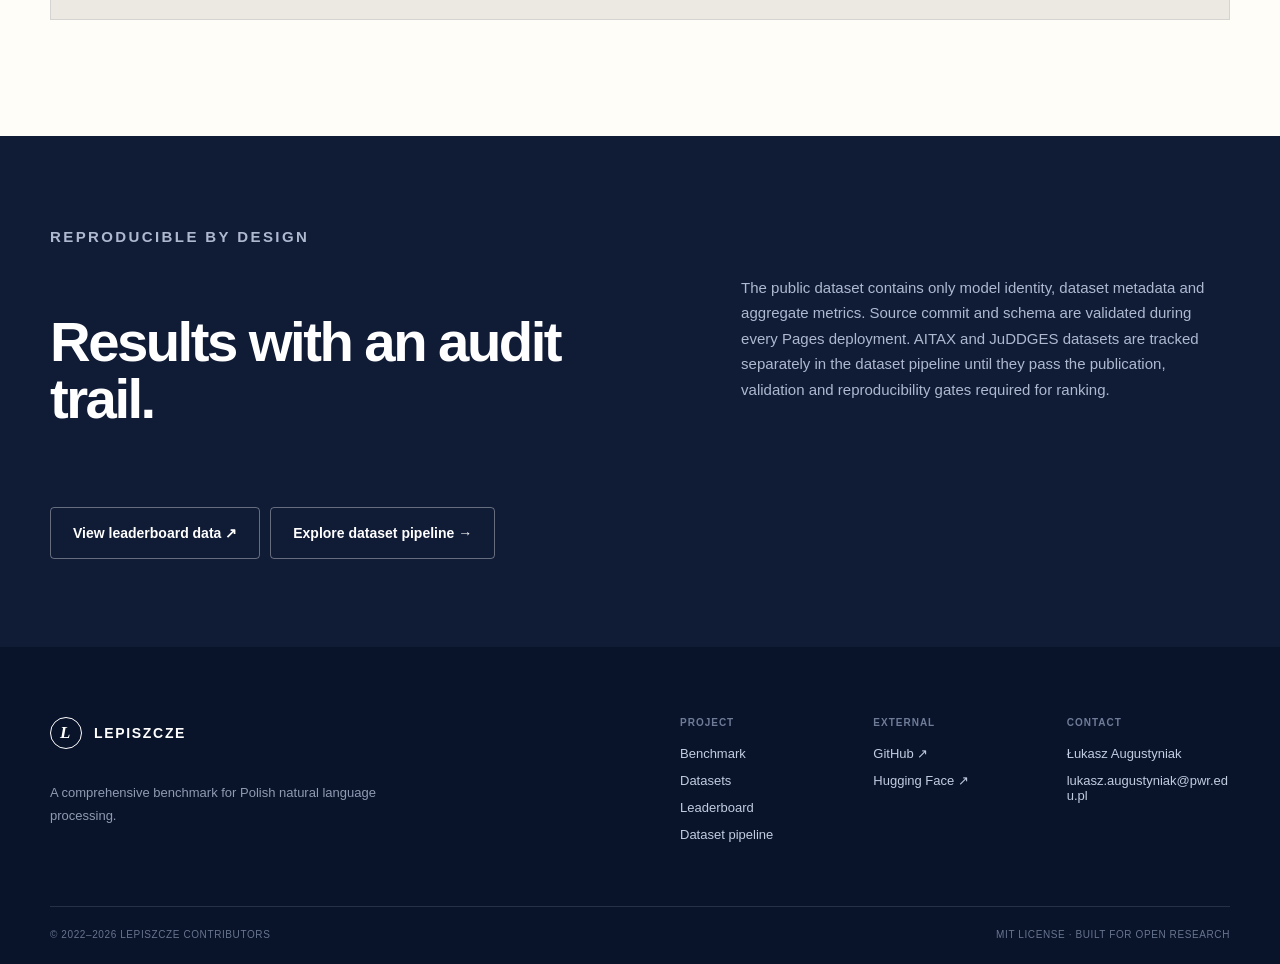
<file: docs/leaderboard/index.html>
<!doctype html>
<html lang="en">
  <head>
    <meta charset="utf-8" />
    <meta name="viewport" content="width=device-width, initial-scale=1" />
    <title>Leaderboard — LEPISZCZE</title>
    <meta
      name="description"
      content="Interactive results across the complete LEPISZCZE Polish NLP benchmark, including its extractive question answering datasets."
    />
    <meta name="theme-color" content="#101b36" />
    <meta name="color-scheme" content="light" />
    <link rel="canonical" href="https://lepiszcze.clarin-pl.eu/leaderboard/" />
    <link rel="stylesheet" href="../assets/styles.css" />
    <link rel="stylesheet" href="../assets/leaderboard.css" />
    <meta property="og:type" content="website" />
    <meta property="og:site_name" content="LEPISZCZE" />
    <meta property="og:title" content="LEPISZCZE Leaderboard" />
    <meta
      property="og:description"
      content="Compare model results across all LEPISZCZE tasks and datasets, including extractive question answering."
    />
    <meta property="og:url" content="https://lepiszcze.clarin-pl.eu/leaderboard/" />
    <meta property="og:image" content="https://lepiszcze.clarin-pl.eu/assets/og.png" />
  </head>
  <body class="leaderboard-page">
    <a class="skip-link" href="#leaderboard">Skip to leaderboard</a>

    <header class="site-header leaderboard-header" data-header>
      <div class="shell header-inner">
        <a class="brand" href="../" aria-label="LEPISZCZE home">
          <span class="brand-mark" aria-hidden="true">L</span>
          <span>LEPISZCZE</span>
        </a>
        <button class="nav-toggle" type="button" data-nav-toggle aria-expanded="false" aria-controls="primary-nav">
          Menu
        </button>
        <nav class="site-nav" id="primary-nav" aria-label="Primary navigation">
          <a href="../#benchmark">Benchmark</a>
          <a href="../#datasets">Datasets</a>
          <a href="./" aria-current="page">Leaderboard</a>
          <a href="../#dataset-pipeline">Dataset pipeline</a>
          <a href="../#citation">Citation</a>
        </nav>
        <a class="header-link" href="https://github.com/CLARIN-PL/LEPISZCZE">GitHub <span aria-hidden="true">↗</span></a>
      </div>
    </header>

    <main>
      <section class="leaderboard-hero">
        <div class="hero-grid" aria-hidden="true"></div>
        <div class="shell leaderboard-hero-layout">
          <div>
            <p class="eyebrow"><span></span> Public experiment results</p>
            <h1>LEPISZCZE<br /><em>Leaderboard.</em></h1>
            <p>
              Compare Polish language models across the complete benchmark — including the
              extractive question answering datasets developed through Expansio.
            </p>
          </div>
          <div class="leaderboard-summary" role="group" aria-label="Leaderboard summary">
            <div><strong data-summary="results">—</strong><span>evaluations</span></div>
            <div><strong data-summary="datasets">—</strong><span>dataset views</span></div>
            <div><strong data-summary="models">—</strong><span>models</span></div>
          </div>
        </div>
      </section>

      <section class="section leaderboard-section" id="leaderboard" aria-labelledby="leaderboard-title">
        <div class="shell">
          <div class="section-heading leaderboard-heading">
            <div>
              <p class="kicker">Explore results</p>
              <h2 id="leaderboard-title">Rank models.<br />Inspect every metric.</h2>
            </div>
            <p>
              Rankings are recalculated in your browser. Choose a task, dataset and ranking metric;
              click any metric header to sort the table directly.
            </p>
          </div>

          <div class="leaderboard-panel" aria-busy="true" data-leaderboard-panel>
            <div class="leaderboard-status" data-status role="status">
              <span class="status-spinner" aria-hidden="true"></span>
              Loading verified results…
            </div>

            <div class="leaderboard-content" data-content hidden>
              <div class="controls" role="group" aria-label="Leaderboard controls">
                <label>
                  <span>Task</span>
                  <select data-task></select>
                </label>
                <label>
                  <span>Dataset</span>
                  <select data-dataset></select>
                </label>
                <label>
                  <span>Rank by</span>
                  <select data-metric></select>
                </label>
                <label class="search-control">
                  <span>Find a model</span>
                  <input data-search type="search" placeholder="e.g. HerBERT" autocomplete="off" />
                </label>
                <div class="control-actions">
                  <button type="button" data-share>Copy view link</button>
                  <button type="button" data-export="csv">CSV</button>
                  <button type="button" data-export="json">JSON</button>
                </div>
              </div>

              <div class="view-context">
                <div>
                  <p data-task-label>—</p>
                  <h3 data-dataset-label>—</h3>
                </div>
                <p data-result-count>—</p>
              </div>

              <div class="table-scroll" tabindex="0" aria-label="Scrollable leaderboard results">
                <table class="results-table">
                  <caption class="sr-only" data-table-caption>LEPISZCZE model results</caption>
                  <thead data-table-head></thead>
                  <tbody data-table-body></tbody>
                </table>
              </div>
              <p class="empty-state" data-empty hidden>No models match this search.</p>

              <div class="methodology-note">
                <div>
                  <strong>How to read the table</strong>
                  <p>
                    Values show the mean over repeated evaluations; <span aria-hidden="true">±</span>
                    denotes standard deviation where available. Higher values rank first for all
                    published metrics.
                  </p>
                </div>
                <div>
                  <strong>Data provenance</strong>
                  <p>
                    This is a minimal, immutable snapshot of the LEPISZCZE leaderboard. The QA
                    datasets were incorporated after the 2022 paper; full experiment configurations
                    remain in the source repository.
                    <a data-source-link href="https://github.com/CLARIN-PL/embeddings">Inspect source ↗</a>
                  </p>
                </div>
              </div>
            </div>
          </div>
        </div>
      </section>

      <section class="leaderboard-cta">
        <div class="shell">
          <p class="kicker kicker-light">Reproducible by design</p>
          <div>
            <h2>Results with an audit trail.</h2>
            <p>
              The public dataset contains only model identity, dataset metadata and aggregate
              metrics. Source commit and schema are validated during every Pages deployment.
              AITAX and JuDDGES datasets are tracked separately in the dataset pipeline until they
              pass the publication, validation and reproducibility gates required for ranking.
            </p>
            <div class="leaderboard-cta-actions">
              <a class="button button-secondary" href="https://github.com/CLARIN-PL/LEPISZCZE/tree/main/docs/data">View leaderboard data ↗</a>
              <a class="button button-secondary" href="../#dataset-pipeline">Explore dataset pipeline →</a>
            </div>
          </div>
        </div>
      </section>
    </main>

    <footer class="site-footer">
      <div class="shell">
        <div class="footer-top">
          <div>
            <a class="brand brand-footer" href="../"><span class="brand-mark" aria-hidden="true">L</span><span>LEPISZCZE</span></a>
            <p>A comprehensive benchmark for Polish natural language processing.</p>
          </div>
          <div class="footer-links">
            <div><strong>Project</strong><a href="../#benchmark">Benchmark</a><a href="../#datasets">Datasets</a><a href="./">Leaderboard</a><a href="../#dataset-pipeline">Dataset pipeline</a></div>
            <div><strong>External</strong><a href="https://github.com/CLARIN-PL/LEPISZCZE">GitHub ↗</a><a href="https://huggingface.co/clarin-pl">Hugging Face ↗</a></div>
            <div><strong>Contact</strong><span>Łukasz Augustyniak</span><a href="mailto:lukasz.augustyniak@pwr.edu.pl">lukasz.augustyniak@pwr.edu.pl</a></div>
          </div>
        </div>
        <div class="footer-bottom">
          <span>© 2022–2026 LEPISZCZE contributors</span>
          <span>MIT License · Built for open research</span>
        </div>
      </div>
    </footer>

    <script src="../assets/site.js" defer></script>
    <script src="../assets/leaderboard.js" defer></script>
  </body>
</html>
</file>
<file: docs/assets/styles.css>
:root {
  --ink: #101b36;
  --ink-soft: #263452;
  --paper: #f5f3ed;
  --paper-bright: #fffdf8;
  --line: rgba(16, 27, 54, 0.14);
  --muted: #697188;
  --red: #e34547;
  --red-dark: #c93238;
  --blue: #8fb6ff;
  --mint: #a7e5d2;
  --white: #ffffff;
  --shell: min(1180px, calc(100vw - 48px));
  --serif: Iowan Old Style, Baskerville, "Times New Roman", serif;
  --sans: Inter, ui-sans-serif, -apple-system, BlinkMacSystemFont, "Segoe UI", sans-serif;
}

* { box-sizing: border-box; }
html { scroll-behavior: smooth; scroll-padding-top: 92px; }
body {
  margin: 0;
  background: var(--paper);
  color: var(--ink);
  font-family: var(--sans);
  -webkit-font-smoothing: antialiased;
}
a { color: inherit; text-decoration: none; }
button { font: inherit; }
.shell { width: var(--shell); margin-inline: auto; }
.sr-only {
  position: absolute;
  width: 1px;
  height: 1px;
  padding: 0;
  margin: -1px;
  overflow: hidden;
  clip: rect(0, 0, 0, 0);
  white-space: nowrap;
  border: 0;
}
.skip-link {
  position: fixed;
  top: 12px;
  left: 12px;
  z-index: 100;
  padding: 10px 14px;
  background: var(--white);
  color: var(--ink);
  transform: translateY(-160%);
  transition: transform 160ms ease;
}
.skip-link:focus { transform: translateY(0); }

.site-header {
  position: absolute;
  inset: 0 0 auto;
  z-index: 20;
  color: var(--white);
  border-bottom: 1px solid rgba(255, 255, 255, 0.12);
}
.site-header.is-scrolled {
  position: fixed;
  color: var(--ink);
  background: rgba(245, 243, 237, 0.94);
  border-color: var(--line);
  -webkit-backdrop-filter: blur(16px);
  backdrop-filter: blur(16px);
  animation: header-in 220ms ease;
}
@keyframes header-in { from { transform: translateY(-100%); } }
.header-inner { height: 76px; display: flex; align-items: center; gap: 44px; }
.brand { display: inline-flex; align-items: center; gap: 12px; font-size: 14px; font-weight: 800; letter-spacing: 0.12em; }
.brand-mark {
  display: grid;
  width: 32px;
  height: 32px;
  place-items: center;
  border: 1px solid currentColor;
  border-radius: 50%;
  font-family: var(--serif);
  font-size: 17px;
  font-style: italic;
}
.site-nav { display: flex; gap: 28px; margin-left: auto; }
.site-nav a, .header-link { font-size: 13px; font-weight: 650; }
.site-nav a { opacity: 0.7; transition: opacity 160ms ease; }
.site-nav a:hover, .site-nav a:focus-visible { opacity: 1; }
.nav-toggle { display: none; }
.header-link { padding: 10px 15px; border: 1px solid currentColor; border-radius: 999px; }

.hero {
  position: relative;
  overflow: hidden;
  min-height: 780px;
  padding: 154px 0 98px;
  background: var(--ink);
  color: var(--white);
}
.hero-grid {
  position: absolute;
  inset: 0;
  opacity: 0.13;
  background-image: linear-gradient(rgba(255,255,255,.18) 1px, transparent 1px), linear-gradient(90deg, rgba(255,255,255,.18) 1px, transparent 1px);
  background-size: 64px 64px;
  -webkit-mask-image: linear-gradient(to right, transparent 3%, black 55%, transparent 100%);
  mask-image: linear-gradient(to right, transparent 3%, black 55%, transparent 100%);
}
.hero-glow { position: absolute; border-radius: 50%; filter: blur(2px); opacity: 0.8; }
.hero-glow-one { width: 460px; height: 460px; right: -150px; top: 70px; background: radial-gradient(circle, rgba(79, 111, 205, .42), transparent 68%); }
.hero-glow-two { width: 390px; height: 390px; left: 36%; bottom: -230px; background: radial-gradient(circle, rgba(227, 69, 71, .22), transparent 70%); }
.hero-layout { position: relative; display: grid; grid-template-columns: 1.15fr .85fr; gap: 72px; align-items: center; }
.eyebrow, .kicker { margin: 0 0 23px; text-transform: uppercase; font-size: 12px; font-weight: 800; letter-spacing: .16em; }
.eyebrow { display: flex; align-items: center; gap: 11px; color: #cbd6f0; }
.eyebrow span { width: 26px; height: 2px; background: var(--red); }
.hero h1 { max-width: 760px; margin: 0; font-size: clamp(54px, 6vw, 88px); line-height: .96; letter-spacing: -.055em; }
.hero h1 em { color: var(--blue); font-family: var(--serif); font-weight: 400; }
.hero-lead { max-width: 670px; margin: 31px 0 0; color: #b8c2d9; font-size: 18px; line-height: 1.68; }
.hero-actions { display: flex; flex-wrap: wrap; gap: 12px; margin-top: 38px; }
.button { display: inline-flex; align-items: center; justify-content: center; min-height: 52px; padding: 0 22px; border-radius: 4px; font-size: 14px; font-weight: 750; transition: transform 160ms ease, background 160ms ease; }
.button:hover { transform: translateY(-2px); }
.button-primary { gap: 10px; background: var(--red); color: var(--white); }
.button-primary:hover { background: var(--red-dark); }
.button-secondary { border: 1px solid rgba(255,255,255,.36); color: var(--white); }

.hero-panel {
  position: relative;
  padding: 28px;
  border: 1px solid rgba(255, 255, 255, .17);
  background: rgba(255,255,255,.055);
  box-shadow: 0 30px 80px rgba(0,0,0,.2);
  -webkit-backdrop-filter: blur(8px);
  backdrop-filter: blur(8px);
}
.panel-topline { display: flex; justify-content: space-between; color: #9faac2; font-size: 11px; font-weight: 700; letter-spacing: .08em; text-transform: uppercase; }
.live-dot { display: flex; align-items: center; gap: 7px; color: var(--mint); }
.live-dot i { width: 6px; height: 6px; border-radius: 50%; background: var(--mint); box-shadow: 0 0 0 5px rgba(167,229,210,.1); }
.panel-wordmark { display: grid; grid-template-columns: repeat(2,1fr); margin: 46px 0; }
.panel-wordmark span { display: grid; height: 82px; place-items: center; border: 1px solid rgba(255,255,255,.17); font-family: var(--serif); font-size: 34px; font-style: italic; }
.panel-wordmark span:nth-child(1), .panel-wordmark span:nth-child(4) { color: var(--blue); background: rgba(143,182,255,.08); }
.panel-stats { display: grid; grid-template-columns: repeat(3,1fr); gap: 12px; }
.panel-stats div { display: flex; flex-direction: column; gap: 5px; }
.panel-stats strong { font-family: var(--serif); font-size: 34px; font-weight: 400; }
.panel-stats span { color: #9faac2; font-size: 10px; line-height: 1.4; text-transform: uppercase; letter-spacing: .06em; }
.panel-note { margin: 26px 0 0; padding-top: 19px; border-top: 1px solid rgba(255,255,255,.14); color: #aeb9d0; font-size: 12px; line-height: 1.6; }

.proof-strip { background: var(--paper-bright); border-bottom: 1px solid var(--line); }
.proof-grid { display: grid; grid-template-columns: repeat(4, 1fr); }
.proof-grid div { padding: 24px 28px; border-left: 1px solid var(--line); }
.proof-grid div:last-child { border-right: 1px solid var(--line); }
.proof-grid span, .proof-grid strong { display: block; }
.proof-grid span { margin-bottom: 6px; color: var(--muted); font-size: 10px; letter-spacing: .1em; text-transform: uppercase; }
.proof-grid strong { font-size: 14px; }

.section { padding: 116px 0; }
.section-heading { margin-bottom: 58px; }
.split-heading { display: grid; grid-template-columns: 1fr .72fr; gap: 90px; align-items: end; }
.section-heading h2, .qa-copy h2, .citation-layout h2 { margin: 0; font-size: clamp(42px, 4.4vw, 64px); line-height: 1.02; letter-spacing: -.045em; }
.section-heading > p, .split-heading > p, .qa-copy > p, .citation-layout > div > p:last-child { margin: 0; color: var(--muted); font-size: 17px; line-height: 1.75; }
.kicker { color: var(--red-dark); }
.principles-grid { display: grid; grid-template-columns: 1.25fr .75fr; gap: 16px; }
.principle-card { position: relative; min-height: 286px; padding: 34px; background: var(--paper-bright); border: 1px solid var(--line); }
.principle-card:nth-child(3) { grid-column: 2; }
.principle-featured { grid-row: span 2; min-height: 588px; display: flex; flex-direction: column; background: #dfe8f7; }
.card-index { color: var(--red-dark); font-size: 11px; font-weight: 800; letter-spacing: .12em; }
.principle-card h3 { margin: auto 0 14px; font-size: 30px; letter-spacing: -.03em; }
.principle-card p { margin: 0; color: var(--ink-soft); font-size: 15px; line-height: 1.72; }
.principle-featured h3 { margin-top: auto; font-size: 47px; }
.task-cloud { display: flex; flex-wrap: wrap; gap: 8px; margin-top: 32px; }
.task-cloud span { padding: 8px 12px; border: 1px solid rgba(16,27,54,.2); border-radius: 999px; font-size: 11px; font-weight: 700; }

.datasets-section { background: var(--ink); color: var(--white); }
.datasets-heading { display: grid; grid-template-columns: 1fr .72fr; gap: 90px; align-items: end; }
.datasets-heading > p { color: #aeb9d0; }
.kicker-light { color: var(--mint); }
.dataset-list { border-top: 1px solid rgba(255,255,255,.16); }
.dataset-row { display: grid; grid-template-columns: 56px 1fr 1.25fr auto; gap: 18px; align-items: center; min-height: 104px; border-bottom: 1px solid rgba(255,255,255,.14); transition: background 160ms ease, padding 160ms ease; }
.dataset-row:hover { padding-inline: 14px; background: rgba(255,255,255,.035); }
.dataset-number { color: #6f7c98; font-size: 11px; }
.dataset-row h3 { margin: 0 0 5px; font-size: 19px; }
.dataset-row p { margin: 0; color: #8995ad; font-size: 12px; }
.dataset-task { color: #b5bfd3; font-size: 13px; }
.dataset-row a { color: var(--mint); font-size: 12px; font-weight: 750; }
.dataset-directory { padding: 30px 0 0; border-bottom: 1px solid rgba(255,255,255,.14); }
.dataset-directory > h3 { margin: 0 0 18px; color: var(--blue); font-size: 13px; font-weight: 750; letter-spacing: .04em; text-transform: uppercase; }
.more-datasets-grid { display: grid; grid-template-columns: repeat(2,1fr); gap: 1px; padding-bottom: 28px; background: rgba(255,255,255,.12); }
.more-datasets-grid a, .more-datasets-grid .dataset-static { display: flex; justify-content: space-between; gap: 18px; padding: 22px; background: #15213e; }
.more-datasets-grid .dataset-static:last-child:nth-child(odd) { grid-column: 1 / -1; }
.more-datasets-grid strong { font-size: 13px; }
.more-datasets-grid span { color: #8f9bb2; font-size: 11px; }

.qa-section { background: #dce8ff; }
.qa-layout { display: grid; grid-template-columns: .8fr 1.2fr; gap: 96px; align-items: start; }
.qa-copy > p { margin-top: 25px; color: var(--ink-soft); }
.inline-link { display: inline-flex; gap: 9px; align-items: center; margin-top: 24px; color: var(--red-dark); font-size: 13px; font-weight: 800; }
.inline-link:hover { text-decoration: underline; text-underline-offset: 4px; }
.qa-cards { display: grid; gap: 12px; }
.qa-cards a { position: relative; display: grid; grid-template-columns: 110px 1fr auto; align-items: center; min-height: 104px; padding: 22px 24px; background: rgba(255,255,255,.66); border: 1px solid rgba(16,27,54,.13); transition: transform 160ms ease, background 160ms ease; }
.qa-cards a:hover { transform: translateX(5px); background: var(--white); }
.qa-cards span { color: var(--red-dark); font-size: 11px; font-weight: 800; letter-spacing: .08em; text-transform: uppercase; }
.qa-cards strong { font-size: 21px; }
.qa-cards small { color: var(--muted); }

.pipeline-section { background: #e9e6de; }
.pipeline-heading { display: grid; grid-template-columns: 1fr .72fr; gap: 90px; align-items: end; }
.pipeline-heading > p { margin: 0; color: var(--muted); font-size: 17px; line-height: 1.75; }
.pipeline-overview { display: grid; grid-template-columns: repeat(3, 1fr); margin-bottom: 20px; border: 1px solid var(--line); background: var(--paper-bright); }
.pipeline-overview div { display: flex; min-height: 118px; flex-direction: column; justify-content: center; padding: 24px 30px; border-right: 1px solid var(--line); }
.pipeline-overview div:last-child { border-right: 0; }
.pipeline-overview strong { font-family: var(--serif); font-size: 43px; font-weight: 400; line-height: 1; }
.pipeline-overview span { margin-top: 9px; color: var(--muted); font-size: 10px; font-weight: 750; letter-spacing: .1em; text-transform: uppercase; }
.pipeline-legend { display: grid; grid-template-columns: repeat(3, 1fr); gap: 1px; margin-bottom: 78px; background: var(--line); border: 1px solid var(--line); }
.pipeline-legend div { display: grid; grid-template-columns: 12px 1fr; gap: 5px 10px; padding: 22px; background: #efede7; }
.pipeline-legend strong { font-size: 12px; }
.pipeline-legend p { grid-column: 2; margin: 0; color: var(--muted); font-size: 11px; line-height: 1.55; }
.status-dot { width: 8px; height: 8px; margin-top: 3px; border-radius: 50%; }
.status-candidate { background: var(--red); }
.status-preview { background: #d09b34; }
.status-public { background: #5a76ae; }
.pipeline-subheading, .catalogue-heading { display: flex; align-items: end; justify-content: space-between; gap: 40px; margin-bottom: 28px; }
.pipeline-subheading .kicker, .catalogue-heading .kicker { margin-bottom: 11px; }
.pipeline-subheading h3, .catalogue-heading h3 { margin: 0; font-size: clamp(30px, 3.5vw, 46px); letter-spacing: -.035em; }
.pipeline-subheading > p { max-width: 470px; margin: 0; color: var(--muted); font-size: 13px; line-height: 1.65; }
.pipeline-status { padding: 24px; border: 1px solid var(--line); background: var(--paper-bright); color: var(--muted); font-size: 13px; }
.pipeline-status.is-error { color: var(--red-dark); }
.pipeline-grid { display: grid; grid-template-columns: repeat(2, 1fr); gap: 16px; }
.pipeline-card { position: relative; display: flex; min-height: 430px; flex-direction: column; overflow: hidden; padding: 30px; border: 1px solid var(--line); background: var(--paper-bright); }
.pipeline-card::before { position: absolute; inset: 0 0 auto; height: 5px; content: ""; }
.pipeline-aitax::before { background: #4168b2; }
.pipeline-juddges::before { background: var(--red); }
.pipeline-card:last-child:nth-child(odd) { grid-column: 1 / -1; min-height: 380px; }
.pipeline-card-topline { display: flex; align-items: center; justify-content: space-between; gap: 20px; color: var(--muted); font-size: 10px; font-weight: 800; letter-spacing: .09em; text-transform: uppercase; }
.pipeline-status-label { display: inline-flex; align-items: center; gap: 8px; color: var(--ink); }
.pipeline-status-label i { display: inline-block; width: 7px; height: 7px; flex: 0 0 auto; border-radius: 50%; background: currentColor; box-shadow: 0 0 0 5px rgba(16,27,54,.06); }
.maturity-benchmark_candidate { color: var(--red-dark); }
.maturity-public_preview { color: #9a6810; }
.maturity-public_dataset { color: #49669f; }
.pipeline-card-meta { margin: 48px 0 8px; color: var(--muted); font-size: 10px; font-weight: 750; letter-spacing: .08em; text-transform: uppercase; }
.pipeline-card h4 { margin: 0 0 15px; font-family: var(--serif); font-size: clamp(34px, 4vw, 51px); font-weight: 400; line-height: 1.02; letter-spacing: -.04em; }
.pipeline-card-summary { max-width: 650px; margin: 0; color: var(--ink-soft); font-size: 14px; line-height: 1.7; }
.pipeline-card-size { margin: 15px 0 0; color: var(--muted); font-size: 11px; font-weight: 700; }
.pipeline-gate { display: flex; flex-direction: column; gap: 7px; margin-top: auto; padding-top: 24px; border-top: 1px solid var(--line); }
.pipeline-gate strong { color: var(--red-dark); font-size: 10px; letter-spacing: .1em; text-transform: uppercase; }
.pipeline-gate span { color: var(--muted); font-size: 11px; line-height: 1.5; }
.pipeline-card-links { display: flex; flex-wrap: wrap; gap: 18px; margin-top: 20px; }
.pipeline-link { font-size: 12px; font-weight: 800; }
.pipeline-link:hover { color: var(--red-dark); }
.catalogue-heading { margin-top: 82px; }
.catalogue-filters { display: flex; flex-wrap: wrap; gap: 7px; }
.catalogue-filters button { padding: 9px 14px; border: 1px solid var(--line); border-radius: 999px; background: transparent; color: var(--muted); cursor: pointer; font-size: 11px; font-weight: 750; }
.catalogue-filters button[aria-pressed="true"] { border-color: var(--ink); background: var(--ink); color: var(--white); }
.pipeline-catalogue { display: grid; grid-template-columns: repeat(2, 1fr); gap: 16px; }
.catalogue-group { min-width: 0; border: 1px solid var(--line); background: var(--paper-bright); }
.catalogue-group-heading { display: flex; align-items: center; justify-content: space-between; padding: 24px; border-bottom: 1px solid var(--line); }
.catalogue-group-heading h4 { margin: 0; font-size: 18px; }
.catalogue-group-heading span { color: var(--muted); font-size: 10px; letter-spacing: .08em; text-transform: uppercase; }
.catalogue-list { display: flex; flex-direction: column; }
.catalogue-row { display: grid; grid-template-columns: minmax(0, 1fr) auto 18px; gap: 16px; align-items: center; min-height: 82px; padding: 16px 20px; border-bottom: 1px solid var(--line); transition: background 150ms ease; }
.catalogue-row:last-child { border-bottom: 0; }
.catalogue-row:hover { background: #f3f0e9; }
.catalogue-identity { display: flex; min-width: 0; flex-direction: column; gap: 5px; }
.catalogue-identity strong { overflow: hidden; font-size: 13px; text-overflow: ellipsis; white-space: nowrap; }
.catalogue-identity small { overflow: hidden; color: var(--muted); font-size: 10px; text-overflow: ellipsis; white-space: nowrap; }
.catalogue-tags { display: flex; align-items: end; flex-direction: column; gap: 5px; color: var(--muted); font-size: 9px; white-space: nowrap; }
.catalogue-tags .maturity-text { font-weight: 800; }
.catalogue-arrow { color: var(--red-dark); font-size: 13px; }
.pipeline-note { display: grid; grid-template-columns: 210px 1fr; gap: 30px; margin-top: 32px; padding: 26px 0; border-top: 1px solid var(--line); border-bottom: 1px solid var(--line); }
.pipeline-note strong { font-size: 13px; }
.pipeline-note p { margin: 0; color: var(--muted); font-size: 13px; line-height: 1.65; }

.resources-section { background: var(--paper-bright); }
.resource-grid { display: grid; grid-template-columns: repeat(2,1fr); gap: 14px; }
.resource-card { position: relative; display: flex; min-height: 230px; flex-direction: column; padding: 30px; border: 1px solid var(--line); background: var(--paper); transition: transform 170ms ease, box-shadow 170ms ease; }
.resource-card:hover { transform: translateY(-4px); box-shadow: 0 18px 50px rgba(16,27,54,.08); }
.resource-card.resource-dark { background: var(--ink); color: var(--white); }
.resource-featured { grid-column: 1 / -1; min-height: 200px; }
.resource-type { color: var(--red-dark); font-size: 10px; font-weight: 800; letter-spacing: .11em; text-transform: uppercase; }
.resource-dark .resource-type { color: var(--mint); }
.resource-card strong { margin-top: auto; font-size: 30px; }
.resource-card small { margin-top: 8px; color: var(--muted); font-size: 13px; }
.resource-dark small { color: #aeb9d0; }
.resource-card i { position: absolute; top: 28px; right: 28px; font-style: normal; }
.repro-note { display: grid; grid-template-columns: 210px 1fr; gap: 30px; margin-top: 32px; padding: 26px 0; border-top: 1px solid var(--line); border-bottom: 1px solid var(--line); }
.repro-note strong { font-size: 13px; }
.repro-note p { margin: 0; color: var(--muted); font-size: 13px; line-height: 1.65; }

.citation-section { background: var(--red-dark); color: var(--white); }
.citation-layout { display: grid; grid-template-columns: .62fr 1.38fr; gap: 72px; align-items: start; }
.citation-layout > div > p:last-child { margin-top: 22px; color: rgba(255,255,255,.72); }
.citation-card { position: relative; overflow: auto; background: #0c1730; border: 1px solid rgba(255,255,255,.14); }
.citation-card pre { margin: 0; padding: 34px; color: #d9e3f8; font: 12px/1.75 ui-monospace, SFMono-Regular, Menlo, Consolas, monospace; }
.copy-button { position: absolute; top: 14px; right: 14px; z-index: 2; padding: 9px 12px; border: 1px solid rgba(255,255,255,.18); border-radius: 3px; background: #172341; color: var(--white); cursor: pointer; font-size: 10px; font-weight: 800; letter-spacing: .08em; text-transform: uppercase; }
.copy-button:hover { background: #233252; }

.site-footer { padding: 70px 0 24px; background: #09132a; color: var(--white); }
.footer-top { display: grid; grid-template-columns: 1fr 1fr; gap: 80px; padding-bottom: 64px; }
.brand-footer { margin-bottom: 20px; }
.footer-top > div > p { max-width: 360px; color: #8f9bb2; font-size: 13px; line-height: 1.7; }
.footer-links { display: grid; grid-template-columns: repeat(3,1fr); gap: 30px; }
.footer-links div { display: flex; flex-direction: column; gap: 12px; }
.footer-links strong { margin-bottom: 6px; color: #6f7c98; font-size: 10px; letter-spacing: .1em; text-transform: uppercase; }
.footer-links a, .footer-links span { color: #c2cce0; font-size: 13px; overflow-wrap: anywhere; }
.footer-links a:hover { color: var(--white); }
.footer-bottom { display: flex; justify-content: space-between; padding-top: 22px; border-top: 1px solid rgba(255,255,255,.12); color: #68758f; font-size: 10px; letter-spacing: .06em; text-transform: uppercase; }

:focus-visible { outline: 2px solid var(--white); outline-offset: 2px; box-shadow: 0 0 0 4px var(--ink); }

@media (max-width: 1100px) {
  .header-inner { gap: 24px; }
  .site-nav { gap: 18px; }
}

@media (max-width: 960px) {
  .header-inner { gap: 12px; }
  .nav-toggle { display: inline-flex; align-items: center; min-height: 38px; margin-left: auto; padding: 0 13px; border: 1px solid currentColor; border-radius: 999px; background: transparent; color: inherit; cursor: pointer; font-size: 11px; font-weight: 750; }
  .site-nav { display: none; position: absolute; top: 100%; left: 0; width: 100%; flex-direction: column; gap: 0; margin: 0; padding: 10px max(24px, calc((100vw - 1180px) / 2)); background: var(--paper-bright); color: var(--ink); border-bottom: 1px solid var(--line); box-shadow: 0 18px 40px rgba(16,27,54,.12); }
  .site-nav a { padding: 13px 0; border-bottom: 1px solid var(--line); opacity: 1; }
  .site-nav a:last-child { border-bottom: 0; }
  .site-header.is-menu-open { color: var(--ink); background: var(--paper-bright); border-color: var(--line); }
  .site-header.is-menu-open .site-nav { display: flex; }
  .hero { min-height: 0; }
  .hero-layout { grid-template-columns: 1fr; }
  .hero-panel { max-width: 620px; }
  .split-heading, .datasets-heading, .qa-layout, .pipeline-heading, .citation-layout { grid-template-columns: 1fr; gap: 34px; }
  .principles-grid { grid-template-columns: 1fr 1fr; }
  .principle-featured { grid-column: span 2; grid-row: auto; min-height: 420px; }
  .principle-card:nth-child(3) { grid-column: auto; }
  .qa-cards { margin-top: 20px; }
  .pipeline-catalogue { grid-template-columns: 1fr; }
}

@media (max-width: 720px) {
  :root { --shell: min(100% - 30px, 1180px); }
  .header-inner { height: 66px; }
  .header-link { padding: 8px 11px; font-size: 11px; }
  .hero { padding: 124px 0 70px; }
  .hero h1 { font-size: clamp(47px, 14vw, 66px); }
  .hero-lead { font-size: 16px; }
  .hero-actions { flex-direction: column; align-items: stretch; }
  .button { width: 100%; }
  .hero-panel { padding: 20px; }
  .panel-wordmark { margin: 34px 0; }
  .panel-wordmark span { height: 64px; font-size: 27px; }
  .panel-stats { gap: 7px; }
  .panel-stats strong { font-size: 29px; }
  .proof-grid { grid-template-columns: repeat(2,1fr); }
  .proof-grid div:nth-child(3) { border-top: 1px solid var(--line); }
  .proof-grid div:nth-child(4) { border-top: 1px solid var(--line); }
  .section { padding: 80px 0; }
  .section-heading { margin-bottom: 38px; }
  .section-heading h2, .qa-copy h2, .citation-layout h2 { font-size: 40px; }
  .principles-grid, .pipeline-grid, .resource-grid { grid-template-columns: 1fr; }
  .principle-featured { grid-column: auto; min-height: 390px; }
  .dataset-row { grid-template-columns: 36px 1fr auto; padding: 18px 0; }
  .dataset-task { grid-column: 2 / -1; grid-row: 2; }
  .dataset-row a { grid-column: 3; grid-row: 1; font-size: 0; }
  .dataset-row a::after { content: "↗"; font-size: 15px; }
  .more-datasets-grid { grid-template-columns: 1fr; }
  .more-datasets-grid a, .more-datasets-grid .dataset-static { flex-direction: column; gap: 6px; }
  .more-datasets-grid .dataset-static:last-child:nth-child(odd) { grid-column: auto; }
  .qa-cards a { grid-template-columns: 78px 1fr; }
  .qa-cards small { grid-column: 2; margin-top: 7px; }
  .resource-card { min-height: 210px; }
  .resource-featured { grid-column: auto; }
  .pipeline-overview { grid-template-columns: 1fr; }
  .pipeline-overview div { min-height: 92px; border-right: 0; border-bottom: 1px solid var(--line); }
  .pipeline-overview div:last-child { border-bottom: 0; }
  .pipeline-legend { grid-template-columns: 1fr; margin-bottom: 58px; }
  .pipeline-subheading, .catalogue-heading { align-items: start; flex-direction: column; gap: 20px; }
  .pipeline-card, .pipeline-card:last-child:nth-child(odd) { grid-column: auto; min-height: 410px; }
  .catalogue-row { grid-template-columns: minmax(0, 1fr) 18px; }
  .catalogue-tags { grid-column: 1; align-items: start; flex-direction: row; flex-wrap: wrap; }
  .catalogue-arrow { grid-column: 2; grid-row: 1 / span 2; }
  .pipeline-note { grid-template-columns: 1fr; gap: 10px; }
  .repro-note { grid-template-columns: 1fr; gap: 10px; }
  .citation-card pre { min-width: 620px; padding: 58px 24px 28px; }
  .footer-top { grid-template-columns: 1fr; gap: 38px; }
  .footer-links { grid-template-columns: 1fr; }
  .footer-bottom { flex-direction: column; gap: 8px; }
}

.error-hero { min-height: 100vh; display: grid; place-items: center; padding: 40px 0; }
.error-content { position: relative; text-align: center; }
.error-content .eyebrow, .error-content .hero-actions { justify-content: center; }
.error-content h1 { font-size: clamp(52px, 10vw, 110px); }
.error-content .hero-lead { margin: 28px auto; }

@media (prefers-reduced-motion: reduce) {
  *, *::before, *::after { scroll-behavior: auto !important; transition: none !important; animation: none !important; }
}
</file>
<file: docs/assets/leaderboard.css>
.leaderboard-page { background: var(--paper-bright); }
.leaderboard-header { position: absolute; }
.leaderboard-hero {
  position: relative;
  overflow: hidden;
  padding: 168px 0 88px;
  background: var(--ink);
  color: var(--white);
}
.leaderboard-hero::after {
  position: absolute;
  width: 500px;
  height: 500px;
  right: -180px;
  bottom: -280px;
  border-radius: 50%;
  background: radial-gradient(circle, rgba(143, 182, 255, .35), transparent 68%);
  content: "";
}
.leaderboard-hero-layout { position: relative; z-index: 1; display: grid; grid-template-columns: 1fr .8fr; gap: 90px; align-items: end; }
.leaderboard-hero h1 { margin: 0; font-size: clamp(54px, 6vw, 84px); line-height: .96; letter-spacing: -.055em; }
.leaderboard-hero h1 em { color: var(--blue); font-family: var(--serif); font-weight: 400; }
.leaderboard-hero-layout > div:first-child > p:last-child { max-width: 680px; margin: 30px 0 0; color: #b8c2d9; font-size: 17px; line-height: 1.7; }
.leaderboard-summary { display: grid; grid-template-columns: repeat(3, 1fr); border: 1px solid rgba(255, 255, 255, .16); background: rgba(255, 255, 255, .05); }
.leaderboard-summary div { display: flex; min-height: 142px; flex-direction: column; justify-content: flex-end; padding: 23px; border-right: 1px solid rgba(255, 255, 255, .14); }
.leaderboard-summary div:last-child { border-right: 0; }
.leaderboard-summary strong { font-family: var(--serif); font-size: 44px; font-weight: 400; }
.leaderboard-summary span { margin-top: 6px; color: #9faac2; font-size: 10px; font-weight: 750; letter-spacing: .08em; text-transform: uppercase; }

.leaderboard-section { background: var(--paper-bright); }
.leaderboard-heading { display: grid; grid-template-columns: 1fr .72fr; gap: 90px; align-items: end; }
.leaderboard-heading > p { color: var(--muted); font-size: 17px; line-height: 1.75; }
.leaderboard-panel { min-height: 430px; border: 1px solid var(--line); background: var(--paper); }
.leaderboard-status { display: flex; min-height: 430px; align-items: center; justify-content: center; gap: 12px; color: var(--muted); font-size: 14px; }
.leaderboard-status[hidden], .leaderboard-content[hidden] { display: none !important; }
.leaderboard-status.is-error { padding: 30px; color: var(--red-dark); text-align: center; }
.status-spinner { width: 18px; height: 18px; border: 2px solid rgba(16, 27, 54, .14); border-top-color: var(--red); border-radius: 50%; animation: leaderboard-spin .8s linear infinite; }
@keyframes leaderboard-spin { to { transform: rotate(360deg); } }

.controls { display: grid; grid-template-columns: 1fr 1.15fr .9fr 1.15fr auto; gap: 12px; padding: 22px; border-bottom: 1px solid var(--line); background: #ebe9e2; }
.controls label { display: flex; min-width: 0; flex-direction: column; gap: 7px; }
.controls label > span { color: var(--muted); font-size: 10px; font-weight: 800; letter-spacing: .09em; text-transform: uppercase; }
.controls select, .controls input { width: 100%; min-height: 44px; padding: 0 12px; border: 1px solid rgba(16, 27, 54, .2); border-radius: 2px; background: var(--paper-bright); color: var(--ink); font: inherit; font-size: 13px; }
.control-actions { display: flex; align-items: flex-end; gap: 6px; }
.control-actions button { min-height: 44px; padding: 0 12px; border: 1px solid rgba(16, 27, 54, .2); background: var(--paper-bright); color: var(--ink); cursor: pointer; font-size: 11px; font-weight: 750; }
.control-actions button:hover { border-color: var(--ink); }

.view-context { display: flex; align-items: end; justify-content: space-between; gap: 28px; padding: 30px 28px 24px; }
.view-context p { margin: 0; color: var(--muted); font-size: 11px; font-weight: 750; letter-spacing: .07em; text-transform: uppercase; }
.view-context h3 { margin: 7px 0 0; font-size: 28px; letter-spacing: -.03em; }
.view-context > p { padding-bottom: 4px; white-space: nowrap; }

.table-scroll { overflow-x: auto; margin: 0 22px 26px; border: 1px solid var(--line); background: var(--paper-bright); }
.results-table { width: 100%; min-width: 760px; border-collapse: collapse; font-variant-numeric: tabular-nums; }
.results-table th, .results-table td { padding: 17px 15px; border-bottom: 1px solid var(--line); text-align: right; white-space: nowrap; }
.results-table th { position: sticky; top: 0; z-index: 1; background: #e5e9f1; color: var(--ink-soft); font-size: 10px; letter-spacing: .06em; text-transform: uppercase; }
.results-table th:nth-child(1), .results-table td:nth-child(1) { width: 62px; text-align: center; }
.results-table th:nth-child(2), .results-table td:nth-child(2) { min-width: 260px; text-align: left; }
.results-table tbody tr:last-child td { border-bottom: 0; }
.results-table tbody tr:hover { background: #f2f5fa; }
.metric-sort { padding: 0; border: 0; background: none; color: inherit; cursor: pointer; font: inherit; font-weight: 800; letter-spacing: inherit; text-transform: inherit; }
.metric-sort:hover, .metric-sort:focus-visible { color: var(--red-dark); }
.metric-sort.is-sorted { color: var(--red-dark); }
.rank-badge { display: inline-grid; width: 28px; height: 28px; place-items: center; border-radius: 50%; background: #e9e7df; font-family: var(--serif); font-size: 15px; }
.results-table tr:nth-child(1) .rank-badge { background: #e6c95c; }
.results-table tr:nth-child(2) .rank-badge { background: #cdd3dc; }
.results-table tr:nth-child(3) .rank-badge { background: #dca77b; }
.model-name { display: block; max-width: 360px; overflow: hidden; font-weight: 750; text-overflow: ellipsis; }
.model-family { display: block; margin-top: 4px; color: var(--muted); font-size: 10px; font-weight: 650; }
.metric-value { font-size: 13px; font-weight: 750; }
.metric-value.is-ranking { color: var(--red-dark); }
.metric-std { margin-left: 3px; color: var(--muted); font-size: 10px; }
.empty-state { margin: 0 22px 26px; padding: 42px 20px; border: 1px dashed var(--line); color: var(--muted); text-align: center; }

.methodology-note { display: grid; grid-template-columns: repeat(2, 1fr); gap: 34px; padding: 26px 28px; border-top: 1px solid var(--line); background: #ebe9e2; }
.methodology-note strong { font-size: 12px; }
.methodology-note p { margin: 8px 0 0; color: var(--muted); font-size: 12px; line-height: 1.65; }
.methodology-note a { color: var(--red-dark); font-weight: 750; }

.leaderboard-cta { padding: 88px 0; background: var(--ink); color: var(--white); }
.leaderboard-cta .shell > div { display: grid; grid-template-columns: 1fr .8fr; gap: 80px; align-items: end; }
.leaderboard-cta h2 { margin: 0; font-size: clamp(42px, 4.4vw, 64px); line-height: 1.02; letter-spacing: -.045em; }
.leaderboard-cta p { margin: 0 0 25px; color: #aeb9d0; font-size: 15px; line-height: 1.7; }
.leaderboard-cta-actions { display: flex; flex-wrap: wrap; gap: 10px; }

@media (max-width: 1040px) {
  .controls { grid-template-columns: 1fr 1fr; }
  .control-actions { align-items: stretch; }
  .control-actions button { flex: 1; }
}

@media (max-width: 960px) {
  .leaderboard-hero-layout, .leaderboard-heading, .leaderboard-cta .shell > div { grid-template-columns: 1fr; gap: 38px; }
  .leaderboard-summary { max-width: 620px; }
}

@media (max-width: 720px) {
  .leaderboard-hero { padding: 128px 0 66px; }
  .leaderboard-hero h1 { font-size: clamp(47px, 14vw, 66px); }
  .leaderboard-summary div { min-height: 112px; padding: 15px; }
  .leaderboard-summary strong { font-size: 34px; }
  .controls, .methodology-note { grid-template-columns: 1fr; }
  .control-actions { flex-wrap: wrap; }
  .control-actions button:first-child { flex-basis: 100%; }
  .view-context { align-items: flex-start; flex-direction: column; gap: 12px; padding: 24px 18px 18px; }
  .table-scroll, .empty-state { margin-inline: 14px; }
  .results-table th:nth-child(1), .results-table td:nth-child(1) { position: sticky; left: 0; z-index: 2; width: 42px; min-width: 42px; padding-inline: 7px; background: var(--paper-bright); }
  .results-table th:nth-child(2), .results-table td:nth-child(2) { position: sticky; left: 42px; z-index: 2; min-width: 190px; max-width: 190px; background: var(--paper-bright); box-shadow: 8px 0 14px -12px rgba(16,27,54,.55); }
  .results-table th:nth-child(1), .results-table th:nth-child(2) { z-index: 3; background: #e5e9f1; }
  .results-table tbody tr:hover td:nth-child(1), .results-table tbody tr:hover td:nth-child(2) { background: #f2f5fa; }
  .model-name { max-width: 160px; }
  .methodology-note { gap: 20px; padding-inline: 20px; }
}

@media (prefers-reduced-motion: reduce) {
  .status-spinner { animation: none; }
}
</file>
